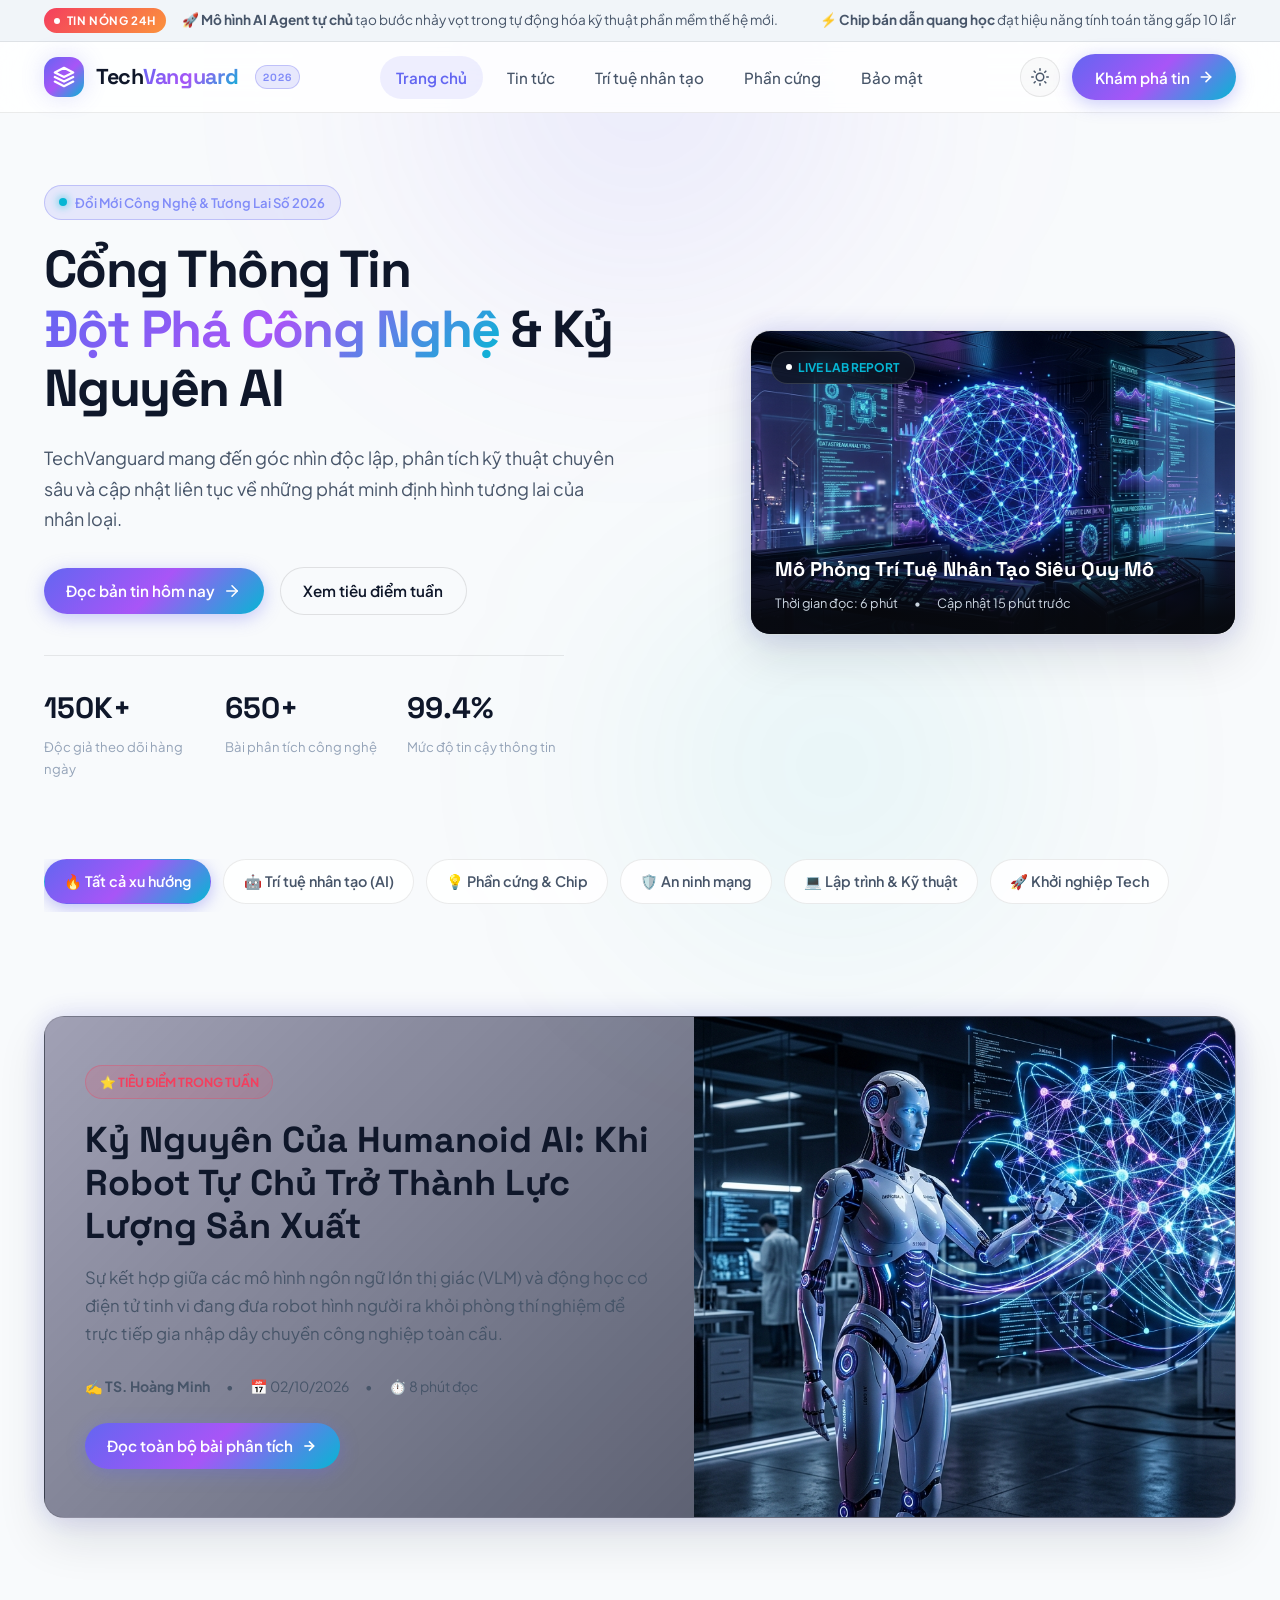
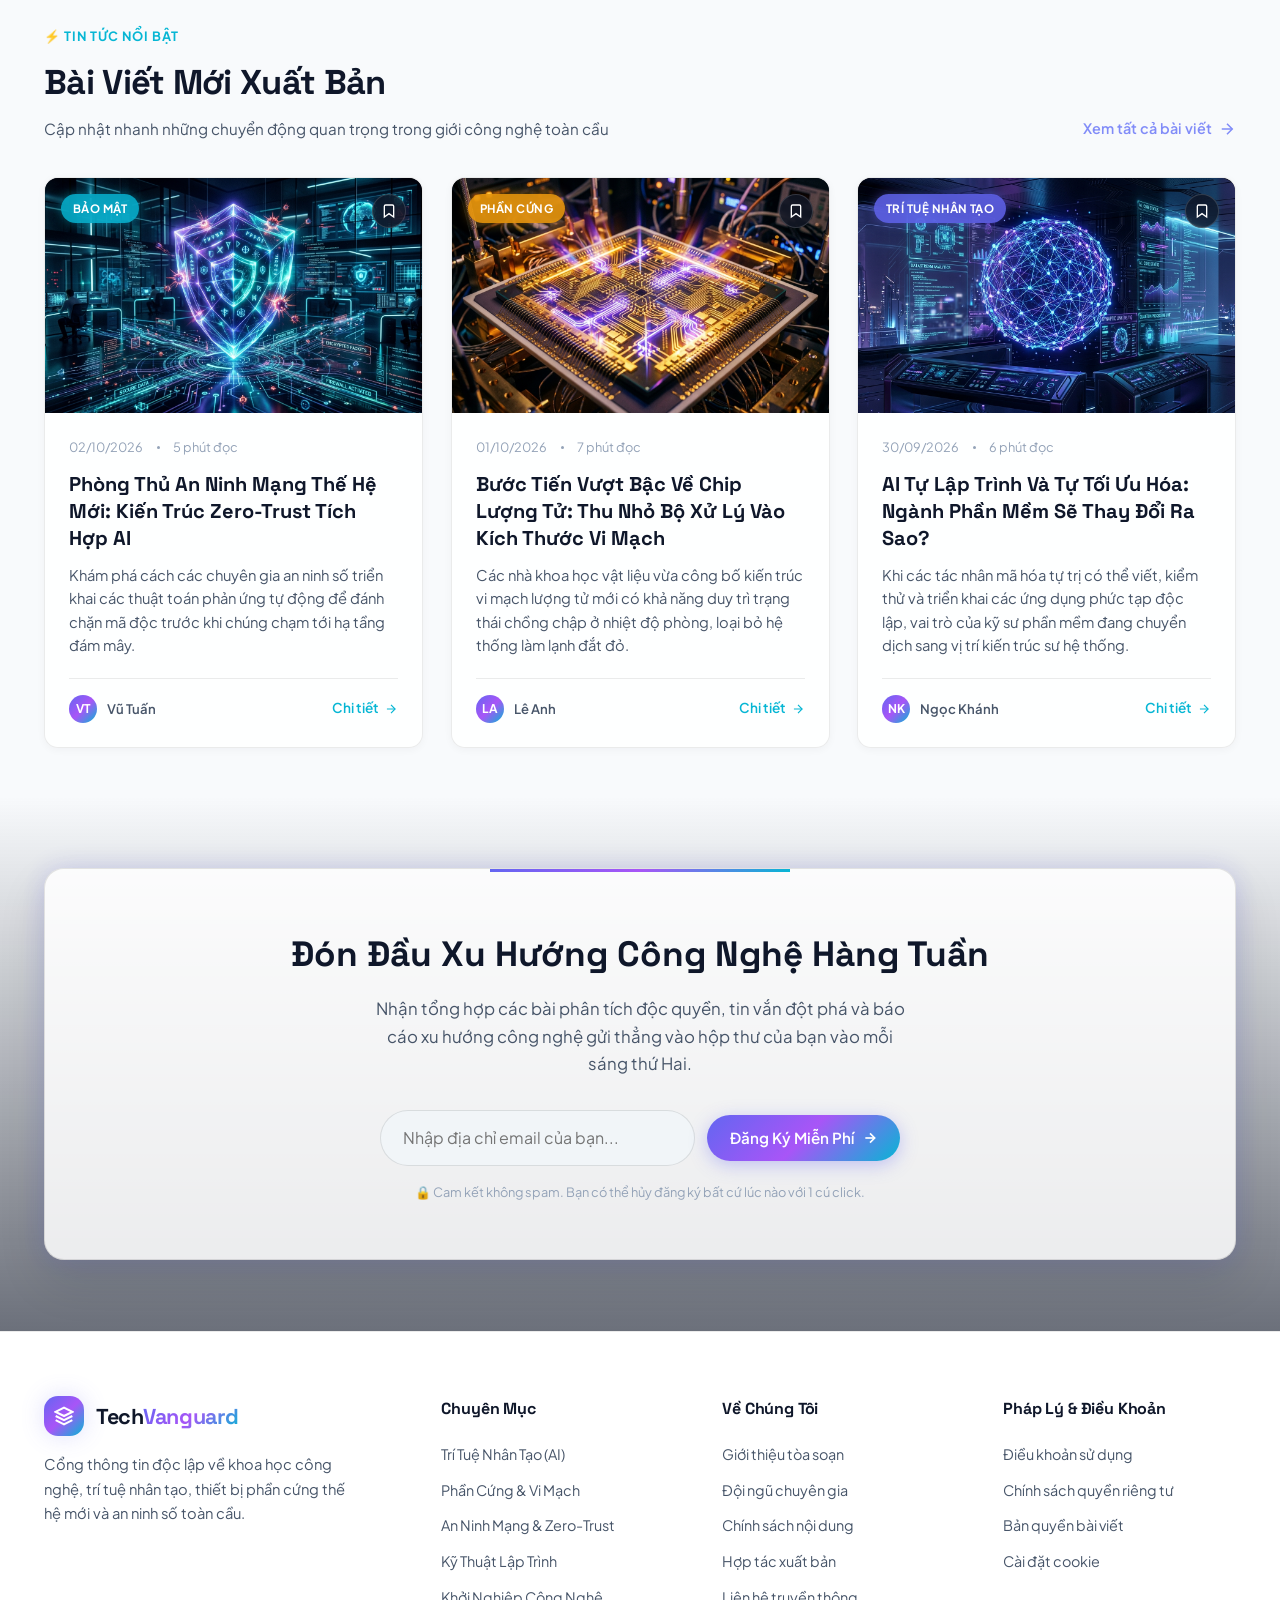
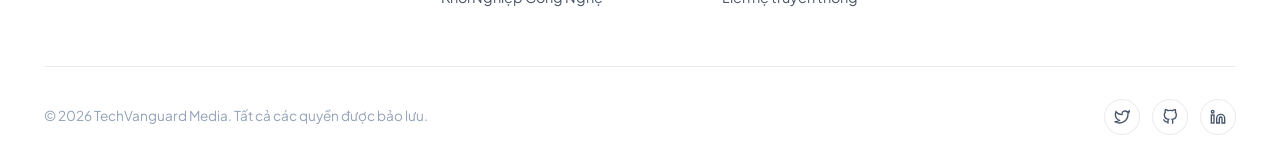
<file: index.html>
<!DOCTYPE html>
<html lang="vi" data-theme="dark">
<head>
  <meta charset="UTF-8">
  <meta name="viewport" content="width=device-width, initial-scale=1.0">
  <title>TechVanguard - Khám Phá Trí Tuệ Nhân Tạo & Tương Lai Công Nghệ</title>
  <meta name="description" content="Tạp chí công nghệ hàng đầu cập nhật tin tức về Trí tuệ nhân tạo (AI), chip bán dẫn thế hệ mới, an ninh mạng và xu hướng số toàn cầu.">
  <meta name="keywords" content="công nghệ, tin tức AI, bán dẫn, an ninh mạng, tech magazine, techvanguard">
  <meta name="author" content="TechVanguard">
  <link rel="canonical" href="index.html">

  <!-- OpenGraph / Social Metadata -->
  <meta property="og:type" content="website">
  <meta property="og:title" content="TechVanguard - Khám Phá Trí Tuệ Nhân Tạo & Tương Lai Công Nghệ">
  <meta property="og:description" content="Đọc các bài viết phân tích chuyên sâu về đột phá công nghệ, AI Agent và phần cứng máy tính lượng tử.">
  <meta property="og:image" content="assets/images/hero.jpg">

  <!-- Preconnect for Google Fonts -->
  <link rel="preconnect" href="https://fonts.googleapis.com">
  <link rel="preconnect" href="https://fonts.gstatic.com" crossorigin>
  <link href="https://fonts.googleapis.com/css2?family=Plus+Jakarta+Sans:wght@300;400;500;600;700;800&family=Space+Grotesk:wght@600;700;800&display=swap" rel="stylesheet">

  <!-- Stylesheet -->
  <link rel="stylesheet" href="css/style.css">
</head>
<body>
  <!-- Reading Progress Bar -->
  <div class="reading-progress-bar" id="readingProgressBar" aria-hidden="true"></div>

  <!-- Accessibility Skip Link -->
  <a href="#mainContent" class="skip-to-content">Bỏ qua đến nội dung chính</a>

  <!-- Top Breaking News Ticker -->
  <div class="ticker-bar" aria-label="Tin mới cập nhật">
    <div class="container">
      <div class="ticker-inner">
        <span class="ticker-badge">
          <span class="ticker-pulse"></span>
          TIN NÓNG 24H
        </span>
        <div class="ticker-track">
          <div class="ticker-content">
            <span class="ticker-item">🚀 <strong>Mô hình AI Agent tự chủ</strong> tạo bước nhảy vọt trong tự động hóa kỹ thuật phần mềm thế hệ mới.</span>
            <span class="ticker-item">⚡ <strong>Chip bán dẫn quang học</strong> đạt hiệu năng tính toán tăng gấp 10 lần với mức tiêu thụ điện giảm 40%.</span>
            <span class="ticker-item">🛡️ <strong>Hệ thống phòng thủ Zero-Trust AI</strong> phát hiện và vô hiệu hóa cuộc tấn công mạng quy mô lớn trong 18 mili-giây.</span>
            <span class="ticker-item">🌐 <strong>Điện toán lượng tử 2026</strong> mở ra cánh cửa giải mã những thuật toán phức tạp nhất lịch sử.</span>
          </div>
        </div>
      </div>
    </div>
  </div>

  <!-- Site Header & Navigation -->
  <header class="site-header" id="siteHeader">
    <div class="container">
      <div class="nav-wrapper">
        <!-- Brand Logo -->
        <a href="index.html" class="brand-logo" id="headerBrandLogo" aria-label="Trang chủ TechVanguard">
          <div class="brand-icon-wrapper">
            <svg width="22" height="22" viewBox="0 0 24 24" fill="none" stroke="currentColor" stroke-width="2.5" stroke-linecap="round" stroke-linejoin="round">
              <polygon points="12 2 2 7 12 12 22 7 12 2"></polygon>
              <polyline points="2 17 12 22 22 17"></polyline>
              <polyline points="2 12 12 17 22 12"></polyline>
            </svg>
          </div>
          <span>Tech<span class="brand-text">Vanguard</span></span>
          <span class="brand-badge">2026</span>
        </a>

        <!-- Desktop Navigation Menu -->
        <nav class="nav-menu" id="navMenu" aria-label="Điều hướng chính">
          <a href="index.html" class="nav-link active">Trang chủ</a>
          <a href="news.html" class="nav-link">Tin tức</a>
          <a href="news.html?cat=ai" class="nav-link">Trí tuệ nhân tạo</a>
          <a href="news.html?cat=hardware" class="nav-link">Phần cứng</a>
          <a href="news.html?cat=cyber" class="nav-link">Bảo mật</a>
        </nav>

        <!-- Header Actions -->
        <div class="nav-actions">
          <!-- Theme Switcher -->
          <button class="theme-toggle" id="themeToggleBtn" aria-label="Chuyển đổi giao diện sáng/tối" title="Chuyển đổi giao diện">
            <!-- Moon icon for dark theme -->
            <svg class="theme-icon-dark" width="18" height="18" viewBox="0 0 24 24" fill="none" stroke="currentColor" stroke-width="2" stroke-linecap="round" stroke-linejoin="round">
              <path d="M21 12.79A9 9 0 1 1 11.21 3 7 7 0 0 0 21 12.79z"></path>
            </svg>
            <!-- Sun icon for light theme -->
            <svg class="theme-icon-light" width="18" height="18" viewBox="0 0 24 24" fill="none" stroke="currentColor" stroke-width="2" stroke-linecap="round" stroke-linejoin="round">
              <circle cx="12" cy="12" r="5"></circle>
              <line x1="12" y1="1" x2="12" y2="3"></line>
              <line x1="12" y1="21" x2="12" y2="23"></line>
              <line x1="4.22" y1="4.22" x2="5.64" y2="5.64"></line>
              <line x1="18.36" y1="18.36" x2="19.78" y2="19.78"></line>
              <line x1="1" y1="12" x2="3" y2="12"></line>
              <line x1="21" y1="12" x2="23" y2="12"></line>
              <line x1="4.22" y1="19.78" x2="5.64" y2="18.36"></line>
              <line x1="18.36" y1="5.64" x2="19.78" y2="4.22"></line>
            </svg>
          </button>

          <!-- Call to Action -->
          <a href="news.html" class="btn-primary" id="btnExploreNews">
            <span>Khám phá tin</span>
            <svg width="16" height="16" viewBox="0 0 24 24" fill="none" stroke="currentColor" stroke-width="2.5" stroke-linecap="round" stroke-linejoin="round">
              <line x1="5" y1="12" x2="19" y2="12"></line>
              <polyline points="12 5 19 12 12 19"></polyline>
            </svg>
          </a>

          <!-- Mobile Hamburger Toggle -->
          <button class="mobile-toggle" id="mobileToggle" aria-label="Mở menu" aria-expanded="false">
            <span></span>
            <span></span>
            <span></span>
          </button>
        </div>
      </div>
    </div>
  </header>

  <!-- Main Content -->
  <main id="mainContent">
    <!-- Hero Section -->
    <section class="hero-section" aria-labelledby="heroTitle">
      <div class="container">
        <div class="hero-grid">
          <!-- Text Content -->
          <div class="hero-content reveal">
            <div class="hero-pill">
              <span class="hero-pill-dot"></span>
              Đổi Mới Công Nghệ & Tương Lai Số 2026
            </div>
            <h1 class="hero-title" id="heroTitle">
              Cổng Thông Tin <br>
              <span class="text-gradient">Đột Phá Công Nghệ</span> & Kỷ Nguyên AI
            </h1>
            <p class="hero-desc">
              TechVanguard mang đến góc nhìn độc lập, phân tích kỹ thuật chuyên sâu và cập nhật liên tục về những phát minh định hình tương lai của nhân loại.
            </p>

            <div class="hero-actions">
              <a href="news.html" class="btn-primary" id="heroCtaPrimary">
                <span>Đọc bản tin hôm nay</span>
                <svg width="18" height="18" viewBox="0 0 24 24" fill="none" stroke="currentColor" stroke-width="2" stroke-linecap="round" stroke-linejoin="round">
                  <path d="M5 12h14"></path>
                  <path d="m12 5 7 7-7 7"></path>
                </svg>
              </a>
              <a href="#featuredSection" class="btn-secondary" id="heroCtaSecondary">
                <span>Xem tiêu điểm tuần</span>
              </a>
            </div>

            <!-- Stats -->
            <div class="hero-stats">
              <div class="stat-item">
                <h3>150K+</h3>
                <p>Độc giả theo dõi hàng ngày</p>
              </div>
              <div class="stat-item">
                <h3>650+</h3>
                <p>Bài phân tích công nghệ</p>
              </div>
              <div class="stat-item">
                <h3>99.4%</h3>
                <p>Mức độ tin cậy thông tin</p>
              </div>
            </div>
          </div>

          <!-- Hero Visual Card -->
          <div class="hero-visual reveal">
            <div class="hero-visual-card">
              <div class="hero-image-wrapper">
                <img src="assets/images/hero.jpg" alt="Mô phỏng mạng thần kinh và máy tính lượng tử tương lai" class="hero-image" width="720" height="450" loading="eager" fetchpriority="high">
                <div class="hero-overlay-tag">
                  <span class="ticker-pulse"></span>
                  LIVE LAB REPORT
                </div>
                <div class="hero-overlay-info">
                  <h2 class="hero-overlay-title">Mô Phỏng Trí Tuệ Nhân Tạo Siêu Quy Mô</h2>
                  <div class="hero-overlay-meta">
                    <span>Thời gian đọc: 6 phút</span>
                    <span>•</span>
                    <span>Cập nhật 15 phút trước</span>
                  </div>
                </div>
              </div>
            </div>
          </div>
        </div>
      </div>
    </section>

    <!-- Topics Quick Filter Section -->
    <section class="topics-section" aria-label="Chủ đề quan tâm">
      <div class="container">
        <div class="topics-scroll">
          <a href="news.html" class="topic-chip active">
            <span>🔥 Tất cả xu hướng</span>
          </a>
          <a href="news.html?cat=ai" class="topic-chip">
            <span>🤖 Trí tuệ nhân tạo (AI)</span>
          </a>
          <a href="news.html?cat=hardware" class="topic-chip">
            <span>💡 Phần cứng & Chip</span>
          </a>
          <a href="news.html?cat=cyber" class="topic-chip">
            <span>🛡️ An ninh mạng</span>
          </a>
          <a href="news.html?cat=dev" class="topic-chip">
            <span>💻 Lập trình & Kỹ thuật</span>
          </a>
          <a href="news.html" class="topic-chip">
            <span>🚀 Khởi nghiệp Tech</span>
          </a>
        </div>
      </div>
    </section>

    <!-- Featured Spotlight Article -->
    <section class="spotlight-section" id="featuredSection" aria-labelledby="spotlightHeading">
      <div class="container">
        <div class="spotlight-card reveal">
          <div class="spotlight-content">
            <span class="spotlight-badge">⭐ Tiêu Điểm Trong Tuần</span>
            <h2 class="spotlight-title" id="spotlightHeading">
              Kỷ Nguyên Của Humanoid AI: Khi Robot Tự Chủ Trở Thành Lực Lượng Sản Xuất
            </h2>
            <p class="spotlight-desc">
              Sự kết hợp giữa các mô hình ngôn ngữ lớn thị giác (VLM) và động học cơ điện tử tinh vi đang đưa robot hình người ra khỏi phòng thí nghiệm để trực tiếp gia nhập dây chuyền công nghiệp toàn cầu.
            </p>
            <div style="display: flex; gap: 1rem; align-items: center; margin-bottom: 1.5rem; font-size: 0.88rem; color: var(--text-secondary);">
              <span>✍️ <strong>TS. Hoàng Minh</strong></span>
              <span>•</span>
              <span>📅 02/10/2026</span>
              <span>•</span>
              <span>⏱️ 8 phút đọc</span>
            </div>
            <a href="news.html" class="btn-primary">
              <span>Đọc toàn bộ bài phân tích</span>
              <svg width="16" height="16" viewBox="0 0 24 24" fill="none" stroke="currentColor" stroke-width="2.5">
                <path d="M5 12h14"></path>
                <path d="m12 5 7 7-7 7"></path>
              </svg>
            </a>
          </div>
          <div class="spotlight-image-col">
            <img src="assets/images/news-ai.jpg" alt="Robot hình người thông minh trong phòng thí nghiệm" class="spotlight-image" loading="lazy">
          </div>
        </div>
      </div>
    </section>

    <!-- Latest Articles Grid -->
    <section class="latest-section" style="padding: 3rem 0;" aria-labelledby="latestArticlesHeading">
      <div class="container">
        <div class="section-header reveal">
          <div>
            <span class="section-label">⚡ Tin Tức Nổi Bật</span>
            <h2 class="section-title" id="latestArticlesHeading">Bài Viết Mới Xuất Bản</h2>
            <p class="section-subtitle">Cập nhật nhanh những chuyển động quan trọng trong giới công nghệ toàn cầu</p>
          </div>
          <a href="news.html" class="view-all-link" id="linkViewAllNews">
            <span>Xem tất cả bài viết</span>
            <svg width="18" height="18" viewBox="0 0 24 24" fill="none" stroke="currentColor" stroke-width="2">
              <path d="M5 12h14"></path>
              <path d="m12 5 7 7-7 7"></path>
            </svg>
          </a>
        </div>

        <div class="article-grid">
          <!-- Card 1 -->
          <article class="article-card reveal" data-category="cyber">
            <div class="article-thumb-wrapper">
              <img src="assets/images/news-cyber.jpg" alt="Lá chắn an ninh mạng kỹ thuật số" class="article-thumb" loading="lazy">
              <span class="article-category-badge badge-cyber">Bảo mật</span>
              <button class="bookmark-btn" aria-label="Lưu bài viết" title="Lưu bài">
                <svg width="16" height="16" viewBox="0 0 24 24" fill="none" stroke="currentColor" stroke-width="2">
                  <path d="M19 21l-7-5-7 5V5a2 2 0 0 1 2-2h10a2 2 0 0 1 2 2z"></path>
                </svg>
              </button>
            </div>
            <div class="article-body">
              <div class="article-meta">
                <span>02/10/2026</span>
                <span class="article-meta-divider"></span>
                <span>5 phút đọc</span>
              </div>
              <h3 class="article-title">Phòng Thủ An Ninh Mạng Thế Hệ Mới: Kiến Trúc Zero-Trust Tích Hợp AI</h3>
              <p class="article-excerpt">
                Khám phá cách các chuyên gia an ninh số triển khai các thuật toán phản ứng tự động để đánh chặn mã độc trước khi chúng chạm tới hạ tầng đám mây.
              </p>
              <div class="article-footer">
                <div class="author-chip">
                  <div class="author-avatar">VT</div>
                  <span class="author-name">Vũ Tuấn</span>
                </div>
                <a href="news.html" class="read-more-link">
                  <span>Chi tiết</span>
                  <svg width="14" height="14" viewBox="0 0 24 24" fill="none" stroke="currentColor" stroke-width="2"><path d="M5 12h14"></path><path d="m12 5 7 7-7 7"></path></svg>
                </a>
              </div>
            </div>
          </article>

          <!-- Card 2 -->
          <article class="article-card reveal" data-category="hardware">
            <div class="article-thumb-wrapper">
              <img src="assets/images/news-quantum.jpg" alt="Bộ vi xử lý bán dẫn quang học tương lai" class="article-thumb" loading="lazy">
              <span class="article-category-badge badge-hardware">Phần cứng</span>
              <button class="bookmark-btn" aria-label="Lưu bài viết" title="Lưu bài">
                <svg width="16" height="16" viewBox="0 0 24 24" fill="none" stroke="currentColor" stroke-width="2">
                  <path d="M19 21l-7-5-7 5V5a2 2 0 0 1 2-2h10a2 2 0 0 1 2 2z"></path>
                </svg>
              </button>
            </div>
            <div class="article-body">
              <div class="article-meta">
                <span>01/10/2026</span>
                <span class="article-meta-divider"></span>
                <span>7 phút đọc</span>
              </div>
              <h3 class="article-title">Bước Tiến Vượt Bậc Về Chip Lượng Tử: Thu Nhỏ Bộ Xử Lý Vào Kích Thước Vi Mạch</h3>
              <p class="article-excerpt">
                Các nhà khoa học vật liệu vừa công bố kiến trúc vi mạch lượng tử mới có khả năng duy trì trạng thái chồng chập ở nhiệt độ phòng, loại bỏ hệ thống làm lạnh đắt đỏ.
              </p>
              <div class="article-footer">
                <div class="author-chip">
                  <div class="author-avatar">LA</div>
                  <span class="author-name">Lê Anh</span>
                </div>
                <a href="news.html" class="read-more-link">
                  <span>Chi tiết</span>
                  <svg width="14" height="14" viewBox="0 0 24 24" fill="none" stroke="currentColor" stroke-width="2"><path d="M5 12h14"></path><path d="m12 5 7 7-7 7"></path></svg>
                </a>
              </div>
            </div>
          </article>

          <!-- Card 3 -->
          <article class="article-card reveal" data-category="ai">
            <div class="article-thumb-wrapper">
              <img src="assets/images/hero.jpg" alt="Mạng lưới điện toán thần kinh đa tầng" class="article-thumb" loading="lazy">
              <span class="article-category-badge badge-ai">Trí tuệ nhân tạo</span>
              <button class="bookmark-btn" aria-label="Lưu bài viết" title="Lưu bài">
                <svg width="16" height="16" viewBox="0 0 24 24" fill="none" stroke="currentColor" stroke-width="2">
                  <path d="M19 21l-7-5-7 5V5a2 2 0 0 1 2-2h10a2 2 0 0 1 2 2z"></path>
                </svg>
              </button>
            </div>
            <div class="article-body">
              <div class="article-meta">
                <span>30/09/2026</span>
                <span class="article-meta-divider"></span>
                <span>6 phút đọc</span>
              </div>
              <h3 class="article-title">AI Tự Lập Trình Và Tự Tối Ưu Hóa: Ngành Phần Mềm Sẽ Thay Đổi Ra Sao?</h3>
              <p class="article-excerpt">
                Khi các tác nhân mã hóa tự trị có thể viết, kiểm thử và triển khai các ứng dụng phức tạp độc lập, vai trò của kỹ sư phần mềm đang chuyển dịch sang vị trí kiến trúc sư hệ thống.
              </p>
              <div class="article-footer">
                <div class="author-chip">
                  <div class="author-avatar">NK</div>
                  <span class="author-name">Ngọc Khánh</span>
                </div>
                <a href="news.html" class="read-more-link">
                  <span>Chi tiết</span>
                  <svg width="14" height="14" viewBox="0 0 24 24" fill="none" stroke="currentColor" stroke-width="2"><path d="M5 12h14"></path><path d="m12 5 7 7-7 7"></path></svg>
                </a>
              </div>
            </div>
          </article>
        </div>
      </div>
    </section>

    <!-- Newsletter Subscription Section -->
    <section class="newsletter-section" aria-labelledby="newsletterTitle">
      <div class="container">
        <div class="newsletter-card reveal">
          <h2 class="newsletter-title" id="newsletterTitle">Đón Đầu Xu Hướng Công Nghệ Hàng Tuần</h2>
          <p class="newsletter-subtitle">
            Nhận tổng hợp các bài phân tích độc quyền, tin vắn đột phá và báo cáo xu hướng công nghệ gửi thẳng vào hộp thư của bạn vào mỗi sáng thứ Hai.
          </p>
          <form class="newsletter-form" id="homeNewsletterForm">
            <label for="newsletterEmailInput" class="visually-hidden" style="position: absolute; width: 1px; height: 1px; overflow: hidden; clip: rect(0,0,0,0);">Email nhận bản tin</label>
            <input type="email" id="newsletterEmailInput" class="newsletter-input" placeholder="Nhập địa chỉ email của bạn..." required>
            <button type="submit" class="btn-primary" id="btnSubscribeNewsletter">
              <span>Đăng Ký Miễn Phí</span>
              <svg width="16" height="16" viewBox="0 0 24 24" fill="none" stroke="currentColor" stroke-width="2.5"><path d="M5 12h14"></path><path d="m12 5 7 7-7 7"></path></svg>
            </button>
          </form>
          <p style="font-size: 0.8rem; color: var(--text-muted); margin-top: 1rem;">
            🔒 Cam kết không spam. Bạn có thể hủy đăng ký bất cứ lúc nào với 1 cú click.
          </p>
        </div>
      </div>
    </section>
  </main>

  <!-- Site Footer -->
  <footer class="site-footer">
    <div class="container">
      <div class="footer-grid">
        <div class="footer-brand">
          <a href="index.html" class="brand-logo">
            <div class="brand-icon-wrapper">
              <svg width="20" height="20" viewBox="0 0 24 24" fill="none" stroke="currentColor" stroke-width="2.5">
                <polygon points="12 2 2 7 12 12 22 7 12 2"></polygon>
                <polyline points="2 17 12 22 22 17"></polyline>
                <polyline points="2 12 12 17 22 12"></polyline>
              </svg>
            </div>
            <span>Tech<span class="brand-text">Vanguard</span></span>
          </a>
          <p>
            Cổng thông tin độc lập về khoa học công nghệ, trí tuệ nhân tạo, thiết bị phần cứng thế hệ mới và an ninh số toàn cầu.
          </p>
        </div>

        <div>
          <h4 class="footer-title">Chuyên Mục</h4>
          <div class="footer-links">
            <a href="news.html?cat=ai">Trí Tuệ Nhân Tạo (AI)</a>
            <a href="news.html?cat=hardware">Phần Cứng & Vi Mạch</a>
            <a href="news.html?cat=cyber">An Ninh Mạng & Zero-Trust</a>
            <a href="news.html?cat=dev">Kỹ Thuật Lập Trình</a>
            <a href="news.html">Khởi Nghiệp Công Nghệ</a>
          </div>
        </div>

        <div>
          <h4 class="footer-title">Về Chúng Tôi</h4>
          <div class="footer-links">
            <a href="#">Giới thiệu tòa soạn</a>
            <a href="#">Đội ngũ chuyên gia</a>
            <a href="#">Chính sách nội dung</a>
            <a href="#">Hợp tác xuất bản</a>
            <a href="#">Liên hệ truyền thông</a>
          </div>
        </div>

        <div>
          <h4 class="footer-title">Pháp Lý & Điều Khoản</h4>
          <div class="footer-links">
            <a href="#">Điều khoản sử dụng</a>
            <a href="#">Chính sách quyền riêng tư</a>
            <a href="#">Bản quyền bài viết</a>
            <a href="#">Cài đặt cookie</a>
          </div>
        </div>
      </div>

      <div class="footer-bottom">
        <p>© 2026 TechVanguard Media. Tất cả các quyền được bảo lưu.</p>
        <div class="social-links">
          <a href="#" class="social-btn" aria-label="Theo dõi trên Twitter / X">
            <svg width="16" height="16" viewBox="0 0 24 24" fill="none" stroke="currentColor" stroke-width="2"><path d="M23 3a10.9 10.9 0 0 1-3.14 1.53 4.48 4.48 0 0 0-7.86 3v1A10.66 10.66 0 0 1 3 4s-4 9 5 13a11.64 11.64 0 0 1-7 2c9 5 20 0 20-11.5a4.5 4.5 0 0 0-.08-.83A7.72 7.72 0 0 0 23 3z"></path></svg>
          </a>
          <a href="#" class="social-btn" aria-label="Theo dõi trên GitHub">
            <svg width="16" height="16" viewBox="0 0 24 24" fill="none" stroke="currentColor" stroke-width="2"><path d="M9 19c-5 1.5-5-2.5-7-3m14 6v-3.87a3.37 3.37 0 0 0-.94-2.61c3.14-.35 6.44-1.54 6.44-7A5.44 5.44 0 0 0 20 4.77 5.07 5.07 0 0 0 19.91 1S18.73.65 16 2.48a13.38 13.38 0 0 0-7 0C6.27.65 5.09 1 5.09 1A5.07 5.07 0 0 0 5 4.77a5.44 5.44 0 0 0-1.5 3.78c0 5.42 3.3 6.61 6.44 7A3.37 3.37 0 0 0 9 18.13V22"></path></svg>
          </a>
          <a href="#" class="social-btn" aria-label="Theo dõi trên LinkedIn">
            <svg width="16" height="16" viewBox="0 0 24 24" fill="none" stroke="currentColor" stroke-width="2"><path d="M16 8a6 6 0 0 1 6 6v7h-4v-7a2 2 0 0 0-2-2 2 2 0 0 0-2 2v7h-4v-7a6 6 0 0 1 6-6z"></path><rect x="2" y="9" width="4" height="12"></rect><circle cx="4" cy="4" r="2"></circle></svg>
          </a>
        </div>
      </div>
    </div>
  </footer>

  <!-- Floating Back to Top Button -->
  <button class="back-to-top" id="backToTopBtn" aria-label="Lên đầu trang" title="Về đầu trang">
    <svg width="20" height="20" viewBox="0 0 24 24" fill="none" stroke="currentColor" stroke-width="2.5" stroke-linecap="round" stroke-linejoin="round">
      <polyline points="18 15 12 9 6 15"></polyline>
    </svg>
  </button>

  <!-- Main JavaScript Logic -->
  <script src="js/main.js" defer></script>
</body>
</html>
</file>
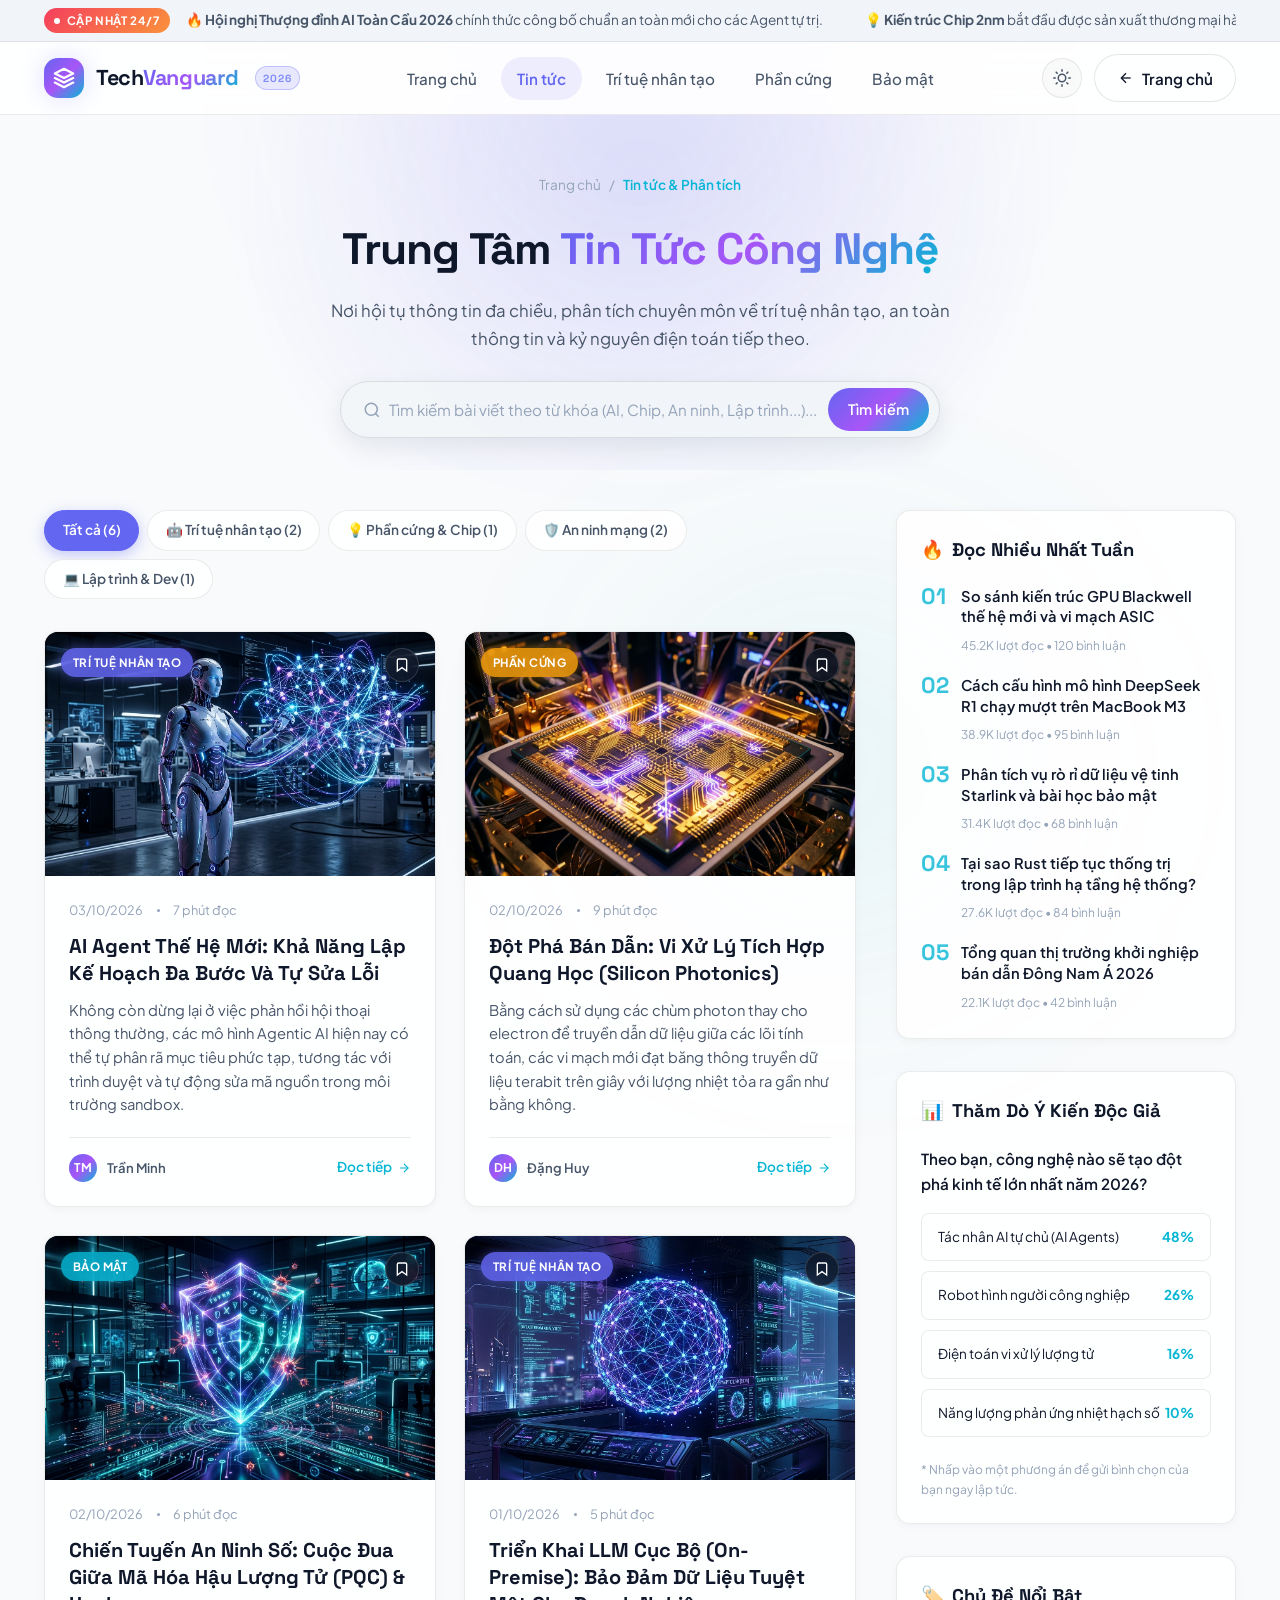
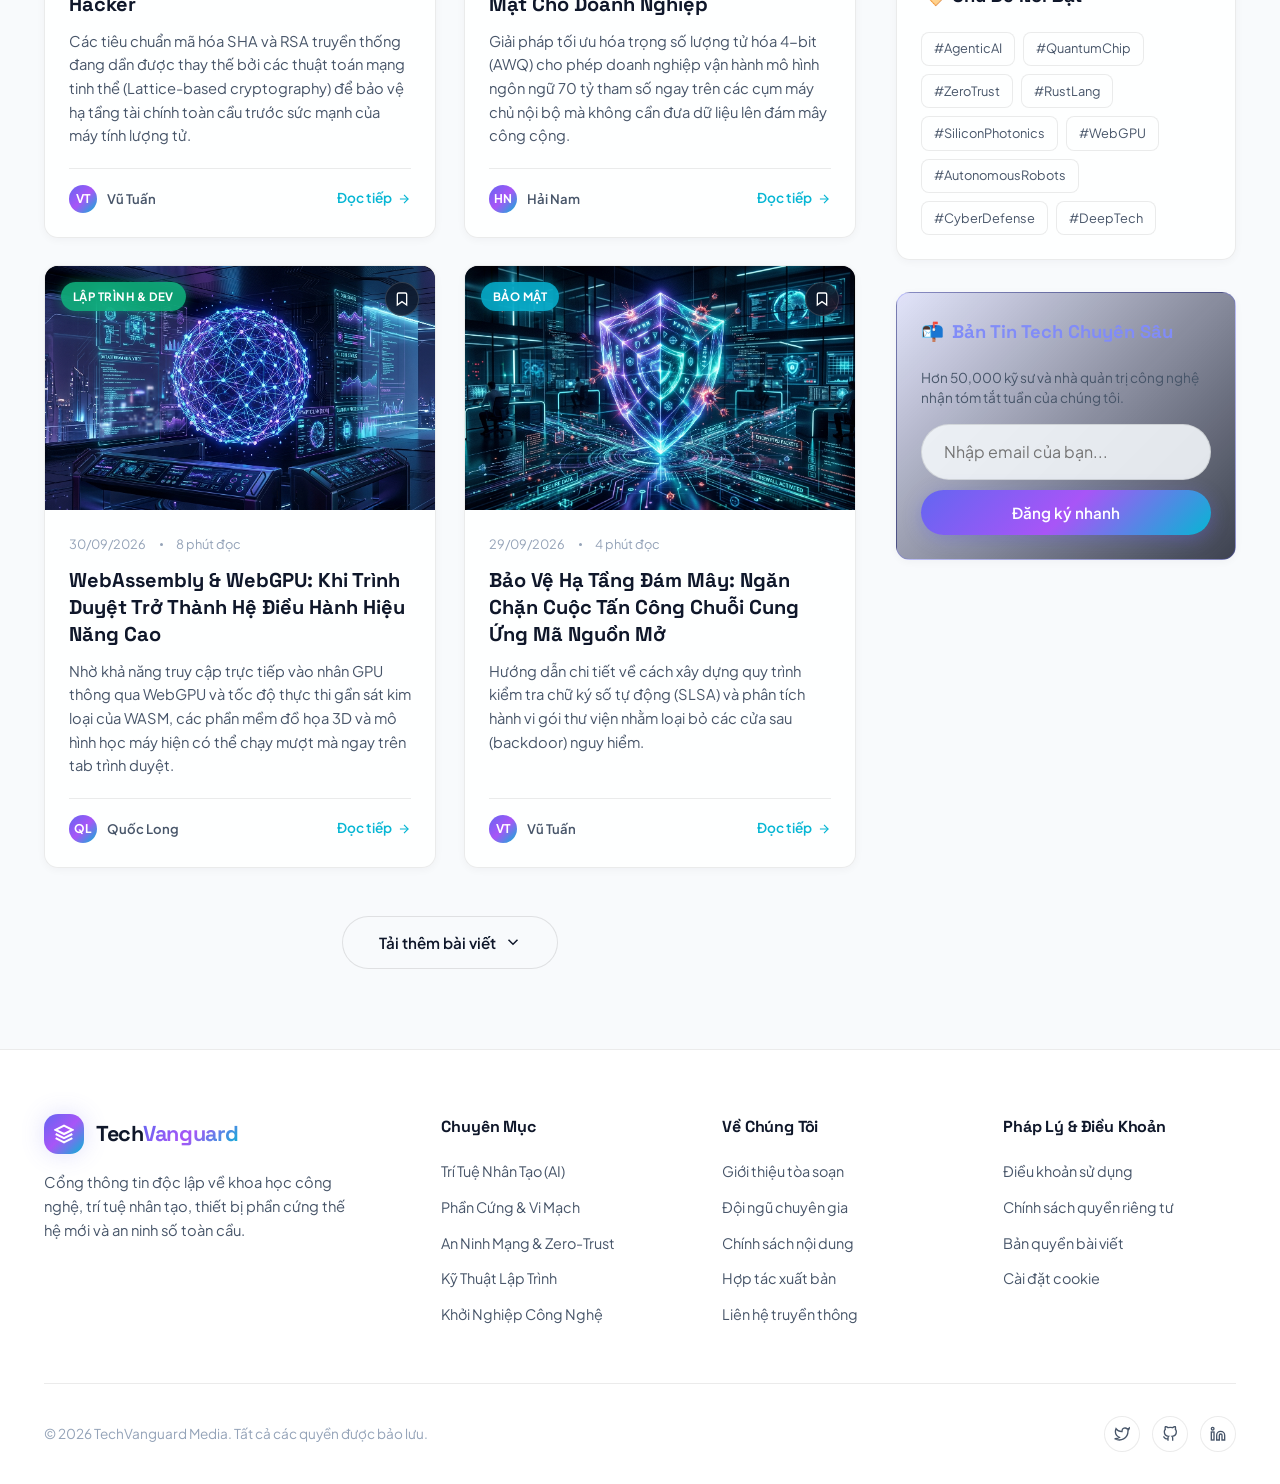
<file: news.html>
<!DOCTYPE html>
<html lang="vi" data-theme="dark">
<head>
  <meta charset="UTF-8">
  <meta name="viewport" content="width=device-width, initial-scale=1.0">
  <title>Tin Tức Công Nghệ & Phân Tích Chuyên Sâu - TechVanguard</title>
  <meta name="description" content="Trung tâm tin tức công nghệ cập nhật liên tục: Trí tuệ nhân tạo, thiết bị vi xử lý lượng tử, phòng thủ an ninh mạng và kỹ thuật phần mềm tiên tiến.">
  <meta name="keywords" content="tin tức công nghệ, tin AI, chip lượng tử, an ninh mạng, tin tức techvanguard">
  <meta name="author" content="TechVanguard">
  <link rel="canonical" href="news.html">

  <!-- OpenGraph / Social Metadata -->
  <meta property="og:type" content="article">
  <meta property="og:title" content="Tin Tức Công Nghệ & Phân Tích Chuyên Sâu - TechVanguard">
  <meta property="og:description" content="Đọc ngay những bài phân tích và đánh giá công nghệ mới nhất từ các chuyên gia.">
  <meta property="og:image" content="assets/images/news-ai.jpg">

  <!-- Preconnect for Google Fonts -->
  <link rel="preconnect" href="https://fonts.googleapis.com">
  <link rel="preconnect" href="https://fonts.gstatic.com" crossorigin>
  <link href="https://fonts.googleapis.com/css2?family=Plus+Jakarta+Sans:wght@300;400;500;600;700;800&family=Space+Grotesk:wght@600;700;800&display=swap" rel="stylesheet">

  <!-- Stylesheet -->
  <link rel="stylesheet" href="css/style.css">
</head>
<body>
  <!-- Reading Progress Bar -->
  <div class="reading-progress-bar" id="readingProgressBar" aria-hidden="true"></div>

  <!-- Accessibility Skip Link -->
  <a href="#newsMainContent" class="skip-to-content">Bỏ qua đến nội dung tin tức</a>

  <!-- Top Breaking News Ticker -->
  <div class="ticker-bar" aria-label="Tin mới cập nhật">
    <div class="container">
      <div class="ticker-inner">
        <span class="ticker-badge">
          <span class="ticker-pulse"></span>
          CẬP NHẬT 24/7
        </span>
        <div class="ticker-track">
          <div class="ticker-content">
            <span class="ticker-item">🔥 <strong>Hội nghị Thượng đỉnh AI Toàn Cầu 2026</strong> chính thức công bố chuẩn an toàn mới cho các Agent tự trị.</span>
            <span class="ticker-item">💡 <strong>Kiến trúc Chip 2nm</strong> bắt đầu được sản xuất thương mại hàng loạt từ quý 4.</span>
            <span class="ticker-item">🚀 <strong>Khởi nghiệp DeepTech Việt Nam</strong> gọi vốn thành công 35 triệu USD phát triển thị giác máy tính công nghiệp.</span>
            <span class="ticker-item">⚡ <strong>Mạng 6G thử nghiệm</strong> đạt tốc độ truyền dữ liệu 100 Gbps trong môi trường đô thị.</span>
          </div>
        </div>
      </div>
    </div>
  </div>

  <!-- Site Header & Navigation -->
  <header class="site-header" id="siteHeader">
    <div class="container">
      <div class="nav-wrapper">
        <!-- Brand Logo -->
        <a href="index.html" class="brand-logo" id="newsBrandLogo" aria-label="Trang chủ TechVanguard">
          <div class="brand-icon-wrapper">
            <svg width="22" height="22" viewBox="0 0 24 24" fill="none" stroke="currentColor" stroke-width="2.5" stroke-linecap="round" stroke-linejoin="round">
              <polygon points="12 2 2 7 12 12 22 7 12 2"></polygon>
              <polyline points="2 17 12 22 22 17"></polyline>
              <polyline points="2 12 12 17 22 12"></polyline>
            </svg>
          </div>
          <span>Tech<span class="brand-text">Vanguard</span></span>
          <span class="brand-badge">2026</span>
        </a>

        <!-- Main Navigation Links -->
        <nav class="nav-menu" id="navMenu" aria-label="Điều hướng chính">
          <a href="index.html" class="nav-link">Trang chủ</a>
          <a href="news.html" class="nav-link active">Tin tức</a>
          <a href="news.html?cat=ai" class="nav-link">Trí tuệ nhân tạo</a>
          <a href="news.html?cat=hardware" class="nav-link">Phần cứng</a>
          <a href="news.html?cat=cyber" class="nav-link">Bảo mật</a>
        </nav>

        <!-- Header Actions -->
        <div class="nav-actions">
          <!-- Theme Switcher -->
          <button class="theme-toggle" id="themeToggleBtn" aria-label="Chuyển đổi giao diện sáng/tối" title="Chuyển đổi giao diện">
            <!-- Moon icon for dark theme -->
            <svg class="theme-icon-dark" width="18" height="18" viewBox="0 0 24 24" fill="none" stroke="currentColor" stroke-width="2" stroke-linecap="round" stroke-linejoin="round">
              <path d="M21 12.79A9 9 0 1 1 11.21 3 7 7 0 0 0 21 12.79z"></path>
            </svg>
            <!-- Sun icon for light theme -->
            <svg class="theme-icon-light" width="18" height="18" viewBox="0 0 24 24" fill="none" stroke="currentColor" stroke-width="2" stroke-linecap="round" stroke-linejoin="round">
              <circle cx="12" cy="12" r="5"></circle>
              <line x1="12" y1="1" x2="12" y2="3"></line>
              <line x1="12" y1="21" x2="12" y2="23"></line>
              <line x1="4.22" y1="4.22" x2="5.64" y2="5.64"></line>
              <line x1="18.36" y1="18.36" x2="19.78" y2="19.78"></line>
              <line x1="1" y1="12" x2="3" y2="12"></line>
              <line x1="21" y1="12" x2="23" y2="12"></line>
              <line x1="4.22" y1="19.78" x2="5.64" y2="18.36"></line>
              <line x1="18.36" y1="5.64" x2="19.78" y2="4.22"></line>
            </svg>
          </button>

          <!-- Back to Home Button -->
          <a href="index.html" class="btn-secondary" id="btnBackHome">
            <svg width="16" height="16" viewBox="0 0 24 24" fill="none" stroke="currentColor" stroke-width="2">
              <line x1="19" y1="12" x2="5" y2="12"></line>
              <polyline points="12 19 5 12 12 5"></polyline>
            </svg>
            <span>Trang chủ</span>
          </a>

          <!-- Mobile Hamburger Toggle -->
          <button class="mobile-toggle" id="mobileToggle" aria-label="Mở menu" aria-expanded="false">
            <span></span>
            <span></span>
            <span></span>
          </button>
        </div>
      </div>
    </div>
  </header>

  <!-- News Page Main Content -->
  <main id="newsMainContent">
    <!-- News Hero & Search Header -->
    <section class="news-hero">
      <div class="container">
        <nav class="breadcrumb" aria-label="Đường dẫn trang">
          <a href="index.html">Trang chủ</a>
          <span>/</span>
          <span style="color: var(--color-cyan); font-weight: 600;">Tin tức & Phân tích</span>
        </nav>
        <h1 class="section-title" style="font-size: 2.75rem; margin-bottom: 0.75rem;">
          Trung Tâm <span class="text-gradient">Tin Tức Công Nghệ</span>
        </h1>
        <p class="section-subtitle" style="font-size: 1.05rem; max-width: 620px; margin: 0 auto;">
          Nơi hội tụ thông tin đa chiều, phân tích chuyên môn về trí tuệ nhân tạo, an toàn thông tin và kỷ nguyên điện toán tiếp theo.
        </p>

        <!-- Live Search Box -->
        <div class="news-search-bar">
          <div class="search-input-wrapper">
            <svg width="18" height="18" viewBox="0 0 24 24" fill="none" stroke="var(--text-muted)" stroke-width="2" style="margin-right: 0.5rem;">
              <circle cx="11" cy="11" r="8"></circle>
              <line x1="21" y1="21" x2="16.65" y2="16.65"></line>
            </svg>
            <input type="text" id="newsSearchInput" class="search-input" placeholder="Tìm kiếm bài viết theo từ khóa (AI, Chip, An ninh, Lập trình...)..." aria-label="Tìm kiếm tin tức">
            <button type="button" class="search-btn" id="btnFilterSearch">Tìm kiếm</button>
          </div>
        </div>
      </div>
    </section>

    <!-- News Content Section with Two Columns -->
    <section class="container">
      <div class="news-layout">
        <!-- Main Column (Filter Tabs + Articles) -->
        <div class="news-main-col">
          <!-- Interactive Category Tabs -->
          <div class="news-filter-tabs" role="tablist" aria-label="Lọc theo chuyên mục">
            <button class="filter-tab active" data-category="all" role="tab" aria-selected="true">
              Tất cả (6)
            </button>
            <button class="filter-tab" data-category="ai" role="tab" aria-selected="false">
              🤖 Trí tuệ nhân tạo (2)
            </button>
            <button class="filter-tab" data-category="hardware" role="tab" aria-selected="false">
              💡 Phần cứng & Chip (1)
            </button>
            <button class="filter-tab" data-category="cyber" role="tab" aria-selected="false">
              🛡️ An ninh mạng (2)
            </button>
            <button class="filter-tab" data-category="dev" role="tab" aria-selected="false">
              💻 Lập trình & Dev (1)
            </button>
          </div>

          <!-- Dynamic Articles Grid -->
          <div class="article-grid" id="newsArticleGrid">
            <!-- Article 1: AI Agent -->
            <article class="article-card" data-category="ai">
              <div class="article-thumb-wrapper">
                <img src="assets/images/news-ai.jpg" alt="Robot hình người và tác nhân trí tuệ nhân tạo tự trị" class="article-thumb" loading="lazy">
                <span class="article-category-badge badge-ai">Trí tuệ nhân tạo</span>
                <button class="bookmark-btn" aria-label="Lưu bài viết" title="Lưu bài">
                  <svg width="16" height="16" viewBox="0 0 24 24" fill="none" stroke="currentColor" stroke-width="2">
                    <path d="M19 21l-7-5-7 5V5a2 2 0 0 1 2-2h10a2 2 0 0 1 2 2z"></path>
                  </svg>
                </button>
              </div>
              <div class="article-body">
                <div class="article-meta">
                  <span>03/10/2026</span>
                  <span class="article-meta-divider"></span>
                  <span>7 phút đọc</span>
                </div>
                <h2 class="article-title">AI Agent Thế Hệ Mới: Khả Năng Lập Kế Hoạch Đa Bước Và Tự Sửa Lỗi</h2>
                <p class="article-excerpt">
                  Không còn dừng lại ở việc phản hồi hội thoại thông thường, các mô hình Agentic AI hiện nay có thể tự phân rã mục tiêu phức tạp, tương tác với trình duyệt và tự động sửa mã nguồn trong môi trường sandbox.
                </p>
                <div class="article-footer">
                  <div class="author-chip">
                    <div class="author-avatar">TM</div>
                    <span class="author-name">Trần Minh</span>
                  </div>
                  <a href="#" class="read-more-link">
                    <span>Đọc tiếp</span>
                    <svg width="14" height="14" viewBox="0 0 24 24" fill="none" stroke="currentColor" stroke-width="2"><path d="M5 12h14"></path><path d="m12 5 7 7-7 7"></path></svg>
                  </a>
                </div>
              </div>
            </article>

            <!-- Article 2: Hardware Quantum Chip -->
            <article class="article-card" data-category="hardware">
              <div class="article-thumb-wrapper">
                <img src="assets/images/news-quantum.jpg" alt="Vi xử lý lượng tử và mạch quang học tiên tiến" class="article-thumb" loading="lazy">
                <span class="article-category-badge badge-hardware">Phần cứng</span>
                <button class="bookmark-btn" aria-label="Lưu bài viết" title="Lưu bài">
                  <svg width="16" height="16" viewBox="0 0 24 24" fill="none" stroke="currentColor" stroke-width="2">
                    <path d="M19 21l-7-5-7 5V5a2 2 0 0 1 2-2h10a2 2 0 0 1 2 2z"></path>
                  </svg>
                </button>
              </div>
              <div class="article-body">
                <div class="article-meta">
                  <span>02/10/2026</span>
                  <span class="article-meta-divider"></span>
                  <span>9 phút đọc</span>
                </div>
                <h2 class="article-title">Đột Phá Bán Dẫn: Vi Xử Lý Tích Hợp Quang Học (Silicon Photonics)</h2>
                <p class="article-excerpt">
                  Bằng cách sử dụng các chùm photon thay cho electron để truyền dẫn dữ liệu giữa các lõi tính toán, các vi mạch mới đạt băng thông truyền dữ liệu terabit trên giây với lượng nhiệt tỏa ra gần như bằng không.
                </p>
                <div class="article-footer">
                  <div class="author-chip">
                    <div class="author-avatar">DH</div>
                    <span class="author-name">Đặng Huy</span>
                  </div>
                  <a href="#" class="read-more-link">
                    <span>Đọc tiếp</span>
                    <svg width="14" height="14" viewBox="0 0 24 24" fill="none" stroke="currentColor" stroke-width="2"><path d="M5 12h14"></path><path d="m12 5 7 7-7 7"></path></svg>
                  </a>
                </div>
              </div>
            </article>

            <!-- Article 3: Cybersecurity -->
            <article class="article-card" data-category="cyber">
              <div class="article-thumb-wrapper">
                <img src="assets/images/news-cyber.jpg" alt="Lá chắn phòng thủ mạng dữ liệu" class="article-thumb" loading="lazy">
                <span class="article-category-badge badge-cyber">Bảo mật</span>
                <button class="bookmark-btn" aria-label="Lưu bài viết" title="Lưu bài">
                  <svg width="16" height="16" viewBox="0 0 24 24" fill="none" stroke="currentColor" stroke-width="2">
                    <path d="M19 21l-7-5-7 5V5a2 2 0 0 1 2-2h10a2 2 0 0 1 2 2z"></path>
                  </svg>
                </button>
              </div>
              <div class="article-body">
                <div class="article-meta">
                  <span>02/10/2026</span>
                  <span class="article-meta-divider"></span>
                  <span>6 phút đọc</span>
                </div>
                <h2 class="article-title">Chiến Tuyến An Ninh Số: Cuộc Đua Giữa Mã Hóa Hậu Lượng Tử (PQC) & Hacker</h2>
                <p class="article-excerpt">
                  Các tiêu chuẩn mã hóa SHA và RSA truyền thống đang dần được thay thế bởi các thuật toán mạng tinh thể (Lattice-based cryptography) để bảo vệ hạ tầng tài chính toàn cầu trước sức mạnh của máy tính lượng tử.
                </p>
                <div class="article-footer">
                  <div class="author-chip">
                    <div class="author-avatar">VT</div>
                    <span class="author-name">Vũ Tuấn</span>
                  </div>
                  <a href="#" class="read-more-link">
                    <span>Đọc tiếp</span>
                    <svg width="14" height="14" viewBox="0 0 24 24" fill="none" stroke="currentColor" stroke-width="2"><path d="M5 12h14"></path><path d="m12 5 7 7-7 7"></path></svg>
                  </a>
                </div>
              </div>
            </article>

            <!-- Article 4: AI in Enterprise -->
            <article class="article-card" data-category="ai">
              <div class="article-thumb-wrapper">
                <img src="assets/images/hero.jpg" alt="Mạng lưới điện toán đám mây và trí tuệ doanh nghiệp" class="article-thumb" loading="lazy">
                <span class="article-category-badge badge-ai">Trí tuệ nhân tạo</span>
                <button class="bookmark-btn" aria-label="Lưu bài viết" title="Lưu bài">
                  <svg width="16" height="16" viewBox="0 0 24 24" fill="none" stroke="currentColor" stroke-width="2">
                    <path d="M19 21l-7-5-7 5V5a2 2 0 0 1 2-2h10a2 2 0 0 1 2 2z"></path>
                  </svg>
                </button>
              </div>
              <div class="article-body">
                <div class="article-meta">
                  <span>01/10/2026</span>
                  <span class="article-meta-divider"></span>
                  <span>5 phút đọc</span>
                </div>
                <h2 class="article-title">Triển Khai LLM Cục Bộ (On-Premise): Bảo Đảm Dữ Liệu Tuyệt Mật Cho Doanh Nghiệp</h2>
                <p class="article-excerpt">
                  Giải pháp tối ưu hóa trọng số lượng tử hóa 4-bit (AWQ) cho phép doanh nghiệp vận hành mô hình ngôn ngữ 70 tỷ tham số ngay trên các cụm máy chủ nội bộ mà không cần đưa dữ liệu lên đám mây công cộng.
                </p>
                <div class="article-footer">
                  <div class="author-chip">
                    <div class="author-avatar">HN</div>
                    <span class="author-name">Hải Nam</span>
                  </div>
                  <a href="#" class="read-more-link">
                    <span>Đọc tiếp</span>
                    <svg width="14" height="14" viewBox="0 0 24 24" fill="none" stroke="currentColor" stroke-width="2"><path d="M5 12h14"></path><path d="m12 5 7 7-7 7"></path></svg>
                  </a>
                </div>
              </div>
            </article>

            <!-- Article 5: Web & Dev -->
            <article class="article-card" data-category="dev">
              <div class="article-thumb-wrapper">
                <img src="assets/images/hero.jpg" alt="Mã nguồn và giao diện lập trình web hiện đại" class="article-thumb" loading="lazy">
                <span class="article-category-badge badge-dev">Lập trình & Dev</span>
                <button class="bookmark-btn" aria-label="Lưu bài viết" title="Lưu bài">
                  <svg width="16" height="16" viewBox="0 0 24 24" fill="none" stroke="currentColor" stroke-width="2">
                    <path d="M19 21l-7-5-7 5V5a2 2 0 0 1 2-2h10a2 2 0 0 1 2 2z"></path>
                  </svg>
                </button>
              </div>
              <div class="article-body">
                <div class="article-meta">
                  <span>30/09/2026</span>
                  <span class="article-meta-divider"></span>
                  <span>8 phút đọc</span>
                </div>
                <h2 class="article-title">WebAssembly & WebGPU: Khi Trình Duyệt Trở Thành Hệ Điều Hành Hiệu Năng Cao</h2>
                <p class="article-excerpt">
                  Nhờ khả năng truy cập trực tiếp vào nhân GPU thông qua WebGPU và tốc độ thực thi gần sát kim loại của WASM, các phần mềm đồ họa 3D và mô hình học máy hiện có thể chạy mượt mà ngay trên tab trình duyệt.
                </p>
                <div class="article-footer">
                  <div class="author-chip">
                    <div class="author-avatar">QL</div>
                    <span class="author-name">Quốc Long</span>
                  </div>
                  <a href="#" class="read-more-link">
                    <span>Đọc tiếp</span>
                    <svg width="14" height="14" viewBox="0 0 24 24" fill="none" stroke="currentColor" stroke-width="2"><path d="M5 12h14"></path><path d="m12 5 7 7-7 7"></path></svg>
                  </a>
                </div>
              </div>
            </article>

            <!-- Article 6: Ransomware & Defense -->
            <article class="article-card" data-category="cyber">
              <div class="article-thumb-wrapper">
                <img src="assets/images/news-cyber.jpg" alt="Mô hình phát hiện mã độc tự động" class="article-thumb" loading="lazy">
                <span class="article-category-badge badge-cyber">Bảo mật</span>
                <button class="bookmark-btn" aria-label="Lưu bài viết" title="Lưu bài">
                  <svg width="16" height="16" viewBox="0 0 24 24" fill="none" stroke="currentColor" stroke-width="2">
                    <path d="M19 21l-7-5-7 5V5a2 2 0 0 1 2-2h10a2 2 0 0 1 2 2z"></path>
                  </svg>
                </button>
              </div>
              <div class="article-body">
                <div class="article-meta">
                  <span>29/09/2026</span>
                  <span class="article-meta-divider"></span>
                  <span>4 phút đọc</span>
                </div>
                <h2 class="article-title">Bảo Vệ Hạ Tầng Đám Mây: Ngăn Chặn Cuộc Tấn Công Chuỗi Cung Ứng Mã Nguồn Mở</h2>
                <p class="article-excerpt">
                  Hướng dẫn chi tiết về cách xây dựng quy trình kiểm tra chữ ký số tự động (SLSA) và phân tích hành vi gói thư viện nhằm loại bỏ các cửa sau (backdoor) nguy hiểm.
                </p>
                <div class="article-footer">
                  <div class="author-chip">
                    <div class="author-avatar">VT</div>
                    <span class="author-name">Vũ Tuấn</span>
                  </div>
                  <a href="#" class="read-more-link">
                    <span>Đọc tiếp</span>
                    <svg width="14" height="14" viewBox="0 0 24 24" fill="none" stroke="currentColor" stroke-width="2"><path d="M5 12h14"></path><path d="m12 5 7 7-7 7"></path></svg>
                  </a>
                </div>
              </div>
            </article>
          </div>

          <!-- Load More Button -->
          <div class="load-more-container">
            <button class="btn-secondary" id="loadMoreNewsBtn" style="padding: 0.8rem 2.2rem;">
              <span>Tải thêm bài viết</span>
              <svg width="18" height="18" viewBox="0 0 24 24" fill="none" stroke="currentColor" stroke-width="2"><polyline points="6 9 12 15 18 9"></polyline></svg>
            </button>
          </div>
        </div>

        <!-- Sidebar Column -->
        <aside class="news-sidebar" aria-label="Nội dung phụ & thăm dò ý kiến">
          <!-- Widget: Trending Top 5 -->
          <div class="sidebar-widget">
            <h3 class="widget-title">
              <span style="color: var(--color-cyan);">🔥</span>
              Đọc Nhiều Nhất Tuần
            </h3>
            <div class="trending-list">
              <div class="trending-item">
                <span class="trending-rank">01</span>
                <div class="trending-info">
                  <h4><a href="#">So sánh kiến trúc GPU Blackwell thế hệ mới và vi mạch ASIC</a></h4>
                  <span class="trending-meta">45.2K lượt đọc • 120 bình luận</span>
                </div>
              </div>
              <div class="trending-item">
                <span class="trending-rank">02</span>
                <div class="trending-info">
                  <h4><a href="#">Cách cấu hình mô hình DeepSeek R1 chạy mượt trên MacBook M3</a></h4>
                  <span class="trending-meta">38.9K lượt đọc • 95 bình luận</span>
                </div>
              </div>
              <div class="trending-item">
                <span class="trending-rank">03</span>
                <div class="trending-info">
                  <h4><a href="#">Phân tích vụ rò rỉ dữ liệu vệ tinh Starlink và bài học bảo mật</a></h4>
                  <span class="trending-meta">31.4K lượt đọc • 68 bình luận</span>
                </div>
              </div>
              <div class="trending-item">
                <span class="trending-rank">04</span>
                <div class="trending-info">
                  <h4><a href="#">Tại sao Rust tiếp tục thống trị trong lập trình hạ tầng hệ thống?</a></h4>
                  <span class="trending-meta">27.6K lượt đọc • 84 bình luận</span>
                </div>
              </div>
              <div class="trending-item">
                <span class="trending-rank">05</span>
                <div class="trending-info">
                  <h4><a href="#">Tổng quan thị trường khởi nghiệp bán dẫn Đông Nam Á 2026</a></h4>
                  <span class="trending-meta">22.1K lượt đọc • 42 bình luận</span>
                </div>
              </div>
            </div>
          </div>

          <!-- Widget: Reader Poll -->
          <div class="sidebar-widget">
            <h3 class="widget-title">
              <span style="color: var(--color-rose);">📊</span>
              Thăm Dò Ý Kiến Độc Giả
            </h3>
            <p class="poll-question">Theo bạn, công nghệ nào sẽ tạo đột phá kinh tế lớn nhất năm 2026?</p>
            <div class="poll-options-wrapper" id="pollOptionsList">
              <button class="poll-option" data-pct="48">
                <div class="poll-fill"></div>
                <div class="poll-text-wrapper">
                  <span>Tác nhân AI tự chủ (AI Agents)</span>
                  <span class="poll-pct">48%</span>
                </div>
              </button>
              <button class="poll-option" data-pct="26">
                <div class="poll-fill"></div>
                <div class="poll-text-wrapper">
                  <span>Robot hình người công nghiệp</span>
                  <span class="poll-pct">26%</span>
                </div>
              </button>
              <button class="poll-option" data-pct="16">
                <div class="poll-fill"></div>
                <div class="poll-text-wrapper">
                  <span>Điện toán vi xử lý lượng tử</span>
                  <span class="poll-pct">16%</span>
                </div>
              </button>
              <button class="poll-option" data-pct="10">
                <div class="poll-fill"></div>
                <div class="poll-text-wrapper">
                  <span>Năng lượng phản ứng nhiệt hạch số</span>
                  <span class="poll-pct">10%</span>
                </div>
              </button>
            </div>
            <p style="font-size: 0.75rem; color: var(--text-muted); margin-top: 0.75rem;">
              * Nhấp vào một phương án để gửi bình chọn của bạn ngay lập tức.
            </p>
          </div>

          <!-- Widget: Popular Tags -->
          <div class="sidebar-widget">
            <h3 class="widget-title">
              <span style="color: var(--color-primary-light);">🏷️</span>
              Chủ Đề Nổi Bật
            </h3>
            <div class="tags-cloud">
              <a href="#" class="tag-badge">#AgenticAI</a>
              <a href="#" class="tag-badge">#QuantumChip</a>
              <a href="#" class="tag-badge">#ZeroTrust</a>
              <a href="#" class="tag-badge">#RustLang</a>
              <a href="#" class="tag-badge">#SiliconPhotonics</a>
              <a href="#" class="tag-badge">#WebGPU</a>
              <a href="#" class="tag-badge">#AutonomousRobots</a>
              <a href="#" class="tag-badge">#CyberDefense</a>
              <a href="#" class="tag-badge">#DeepTech</a>
            </div>
          </div>

          <!-- Widget: Weekly Tech Digest Mini -->
          <div class="sidebar-widget" style="background: linear-gradient(135deg, rgba(99, 102, 241, 0.15) 0%, rgba(14, 20, 36, 0.8) 100%); border-color: rgba(99, 102, 241, 0.3);">
            <h3 class="widget-title" style="color: var(--color-primary-light);">
              <span>📬</span> Bản Tin Tech Chuyên Sâu
            </h3>
            <p style="font-size: 0.85rem; color: var(--text-secondary); margin-bottom: 1rem; line-height: 1.5;">
              Hơn 50,000 kỹ sư và nhà quản trị công nghệ nhận tóm tắt tuần của chúng tôi.
            </p>
            <form class="newsletter-form" id="sidebarNewsletterForm" style="flex-direction: column; align-items: stretch; gap: 0.6rem;">
              <input type="email" class="newsletter-input" placeholder="Nhập email của bạn..." required style="min-width: 100%;">
              <button type="submit" class="btn-primary" style="width: 100%;">
                <span>Đăng ký nhanh</span>
              </button>
            </form>
          </div>
        </aside>
      </div>
    </section>
  </main>

  <!-- Site Footer -->
  <footer class="site-footer">
    <div class="container">
      <div class="footer-grid">
        <div class="footer-brand">
          <a href="index.html" class="brand-logo">
            <div class="brand-icon-wrapper">
              <svg width="20" height="20" viewBox="0 0 24 24" fill="none" stroke="currentColor" stroke-width="2.5">
                <polygon points="12 2 2 7 12 12 22 7 12 2"></polygon>
                <polyline points="2 17 12 22 22 17"></polyline>
                <polyline points="2 12 12 17 22 12"></polyline>
              </svg>
            </div>
            <span>Tech<span class="brand-text">Vanguard</span></span>
          </a>
          <p>
            Cổng thông tin độc lập về khoa học công nghệ, trí tuệ nhân tạo, thiết bị phần cứng thế hệ mới và an ninh số toàn cầu.
          </p>
        </div>

        <div>
          <h4 class="footer-title">Chuyên Mục</h4>
          <div class="footer-links">
            <a href="news.html?cat=ai">Trí Tuệ Nhân Tạo (AI)</a>
            <a href="news.html?cat=hardware">Phần Cứng & Vi Mạch</a>
            <a href="news.html?cat=cyber">An Ninh Mạng & Zero-Trust</a>
            <a href="news.html?cat=dev">Kỹ Thuật Lập Trình</a>
            <a href="news.html">Khởi Nghiệp Công Nghệ</a>
          </div>
        </div>

        <div>
          <h4 class="footer-title">Về Chúng Tôi</h4>
          <div class="footer-links">
            <a href="#">Giới thiệu tòa soạn</a>
            <a href="#">Đội ngũ chuyên gia</a>
            <a href="#">Chính sách nội dung</a>
            <a href="#">Hợp tác xuất bản</a>
            <a href="#">Liên hệ truyền thông</a>
          </div>
        </div>

        <div>
          <h4 class="footer-title">Pháp Lý & Điều Khoản</h4>
          <div class="footer-links">
            <a href="#">Điều khoản sử dụng</a>
            <a href="#">Chính sách quyền riêng tư</a>
            <a href="#">Bản quyền bài viết</a>
            <a href="#">Cài đặt cookie</a>
          </div>
        </div>
      </div>

      <div class="footer-bottom">
        <p>© 2026 TechVanguard Media. Tất cả các quyền được bảo lưu.</p>
        <div class="social-links">
          <a href="#" class="social-btn" aria-label="Theo dõi trên Twitter / X">
            <svg width="16" height="16" viewBox="0 0 24 24" fill="none" stroke="currentColor" stroke-width="2"><path d="M23 3a10.9 10.9 0 0 1-3.14 1.53 4.48 4.48 0 0 0-7.86 3v1A10.66 10.66 0 0 1 3 4s-4 9 5 13a11.64 11.64 0 0 1-7 2c9 5 20 0 20-11.5a4.5 4.5 0 0 0-.08-.83A7.72 7.72 0 0 0 23 3z"></path></svg>
          </a>
          <a href="#" class="social-btn" aria-label="Theo dõi trên GitHub">
            <svg width="16" height="16" viewBox="0 0 24 24" fill="none" stroke="currentColor" stroke-width="2"><path d="M9 19c-5 1.5-5-2.5-7-3m14 6v-3.87a3.37 3.37 0 0 0-.94-2.61c3.14-.35 6.44-1.54 6.44-7A5.44 5.44 0 0 0 20 4.77 5.07 5.07 0 0 0 19.91 1S18.73.65 16 2.48a13.38 13.38 0 0 0-7 0C6.27.65 5.09 1 5.09 1A5.07 5.07 0 0 0 5 4.77a5.44 5.44 0 0 0-1.5 3.78c0 5.42 3.3 6.61 6.44 7A3.37 3.37 0 0 0 9 18.13V22"></path></svg>
          </a>
          <a href="#" class="social-btn" aria-label="Theo dõi trên LinkedIn">
            <svg width="16" height="16" viewBox="0 0 24 24" fill="none" stroke="currentColor" stroke-width="2"><path d="M16 8a6 6 0 0 1 6 6v7h-4v-7a2 2 0 0 0-2-2 2 2 0 0 0-2 2v7h-4v-7a6 6 0 0 1 6-6z"></path><rect x="2" y="9" width="4" height="12"></rect><circle cx="4" cy="4" r="2"></circle></svg>
          </a>
        </div>
      </div>
    </div>
  </footer>

  <!-- Floating Back to Top Button -->
  <button class="back-to-top" id="backToTopBtn" aria-label="Lên đầu trang" title="Về đầu trang">
    <svg width="20" height="20" viewBox="0 0 24 24" fill="none" stroke="currentColor" stroke-width="2.5" stroke-linecap="round" stroke-linejoin="round">
      <polyline points="18 15 12 9 6 15"></polyline>
    </svg>
  </button>

  <!-- Main JavaScript Logic -->
  <script src="js/main.js" defer></script>
</body>
</html>
</file>
<file: css/style.css>
/* ==========================================================================
   TechVanguard - Modern, High-Performance Design System & Styles
   Optimized for 60fps animations, GPU acceleration, and rich aesthetics
   ========================================================================== */

/* --------------------------------------------------------------------------
   1. Design Tokens & CSS Custom Properties
   -------------------------------------------------------------------------- */
:root {
  /* Color Palette - Dark Futuristic Tech (Default) */
  --bg-body: #07090e;
  --bg-surface: #0e1424;
  --bg-card: rgba(15, 23, 42, 0.72);
  --bg-card-hover: rgba(23, 33, 56, 0.88);
  --bg-glass: rgba(14, 20, 36, 0.75);
  --bg-glass-card: rgba(255, 255, 255, 0.03);
  --bg-input: rgba(15, 23, 42, 0.8);

  /* Primary Brand Gradients */
  --accent-gradient: linear-gradient(135deg, #6366f1 0%, #a855f7 50%, #06b6d4 100%);
  --accent-gradient-warm: linear-gradient(135deg, #f43f5e 0%, #fb923c 100%);
  --accent-gradient-cyan: linear-gradient(135deg, #06b6d4 0%, #3b82f6 100%);
  --accent-gradient-emerald: linear-gradient(135deg, #10b981 0%, #06b6d4 100%);

  /* Accent Colors */
  --color-primary: #6366f1;
  --color-primary-light: #818cf8;
  --color-secondary: #a855f7;
  --color-cyan: #06b6d4;
  --color-emerald: #10b981;
  --color-rose: #f43f5e;
  --color-amber: #f59e0b;

  /* Typography Colors */
  --text-primary: #f8fafc;
  --text-secondary: #94a3b8;
  --text-muted: #64748b;
  --text-inverse: #07090e;

  /* Borders & Glows */
  --border-subtle: rgba(255, 255, 255, 0.08);
  --border-card: rgba(255, 255, 255, 0.12);
  --border-active: rgba(99, 102, 241, 0.6);
  --glow-primary: 0 0 28px rgba(99, 102, 241, 0.35);
  --glow-cyan: 0 0 28px rgba(6, 182, 212, 0.35);
  --glow-card: 0 16px 36px -10px rgba(0, 0, 0, 0.5);

  /* Shadows */
  --shadow-sm: 0 2px 8px rgba(0, 0, 0, 0.3);
  --shadow-md: 0 8px 24px rgba(0, 0, 0, 0.4);
  --shadow-lg: 0 20px 48px rgba(0, 0, 0, 0.6);
  --shadow-glass: 0 8px 32px 0 rgba(0, 0, 0, 0.37);

  /* Spacing & Radii */
  --radius-sm: 8px;
  --radius-md: 14px;
  --radius-lg: 20px;
  --radius-full: 9999px;

  /* Fonts */
  --font-main: 'Plus Jakarta Sans', -apple-system, BlinkMacSystemFont, 'Segoe UI', Roboto, sans-serif;
  --font-heading: 'Space Grotesk', var(--font-main);

  /* Transitions */
  --ease-spring: cubic-bezier(0.16, 1, 0.3, 1);
  --transition-fast: 0.18s var(--ease-spring);
  --transition-smooth: 0.32s var(--ease-spring);
  --transition-slow: 0.6s var(--ease-spring);

  /* Layout */
  --container-max: 1240px;
  --header-height: 76px;
}

/* Light Mode Overrides */
[data-theme="light"] {
  --bg-body: #f8fafc;
  --bg-surface: #ffffff;
  --bg-card: rgba(255, 255, 255, 0.85);
  --bg-card-hover: rgba(248, 250, 252, 0.98);
  --bg-glass: rgba(255, 255, 255, 0.85);
  --bg-glass-card: rgba(0, 0, 0, 0.02);
  --bg-input: rgba(241, 245, 249, 0.9);

  --text-primary: #0f172a;
  --text-secondary: #475569;
  --text-muted: #94a3b8;
  --text-inverse: #f8fafc;

  --border-subtle: rgba(0, 0, 0, 0.08);
  --border-card: rgba(0, 0, 0, 0.1);
  --border-active: rgba(99, 102, 241, 0.8);
  --glow-primary: 0 0 24px rgba(99, 102, 241, 0.2);
  --glow-cyan: 0 0 24px rgba(6, 182, 212, 0.2);
  --glow-card: 0 12px 30px -8px rgba(15, 23, 42, 0.1);

  --shadow-sm: 0 2px 8px rgba(15, 23, 42, 0.04);
  --shadow-md: 0 8px 24px rgba(15, 23, 42, 0.08);
  --shadow-lg: 0 20px 48px rgba(15, 23, 42, 0.12);
  --shadow-glass: 0 8px 32px 0 rgba(15, 23, 42, 0.06);
}

/* --------------------------------------------------------------------------
   2. Base & Reset
   -------------------------------------------------------------------------- */
*, *::before, *::after {
  box-sizing: border-box;
  margin: 0;
  padding: 0;
}

html {
  font-size: 16px;
  scroll-behavior: smooth;
  text-rendering: optimizeLegibility;
  -webkit-font-smoothing: antialiased;
  -moz-osx-font-smoothing: grayscale;
}

body {
  font-family: var(--font-main);
  background-color: var(--bg-body);
  color: var(--text-primary);
  line-height: 1.65;
  overflow-x: hidden;
  transition: background-color var(--transition-smooth), color var(--transition-smooth);
  position: relative;
  min-height: 100vh;
  display: flex;
  flex-direction: column;
}

/* Ambient Background Light Mesh (GPU accelerated) */
body::before {
  content: '';
  position: fixed;
  top: -20%;
  left: 20%;
  width: 60vw;
  height: 60vh;
  border-radius: 50%;
  background: radial-gradient(circle, rgba(99, 102, 241, 0.12) 0%, rgba(168, 85, 247, 0.04) 50%, transparent 70%);
  filter: blur(100px);
  pointer-events: none;
  z-index: -1;
  animation: pulseMesh 14s ease-in-out infinite alternate;
}

body::after {
  content: '';
  position: fixed;
  bottom: -10%;
  right: 10%;
  width: 50vw;
  height: 50vh;
  border-radius: 50%;
  background: radial-gradient(circle, rgba(6, 182, 212, 0.1) 0%, rgba(16, 185, 129, 0.03) 50%, transparent 70%);
  filter: blur(110px);
  pointer-events: none;
  z-index: -1;
  animation: pulseMesh 18s ease-in-out infinite alternate-reverse;
}

@keyframes pulseMesh {
  0% { transform: scale(1) translate(0, 0); }
  50% { transform: scale(1.15) translate(30px, -20px); }
  100% { transform: scale(0.95) translate(-20px, 30px); }
}

a {
  color: inherit;
  text-decoration: none;
  transition: color var(--transition-fast);
}

img {
  max-width: 100%;
  height: auto;
  display: block;
}

button, input, textarea, select {
  font: inherit;
  color: inherit;
  border: none;
  outline: none;
}

button {
  cursor: pointer;
  background: transparent;
}

ul {
  list-style: none;
}

/* Container */
.container {
  width: 100%;
  max-width: var(--container-max);
  margin-left: auto;
  margin-right: auto;
  padding-left: 1.5rem;
  padding-right: 1.5rem;
}

/* --------------------------------------------------------------------------
   3. Reading Progress Bar & Skip Link
   -------------------------------------------------------------------------- */
.reading-progress-bar {
  position: fixed;
  top: 0;
  left: 0;
  height: 3px;
  width: 0%;
  background: var(--accent-gradient);
  z-index: 1000;
  transition: width 0.1s linear;
  box-shadow: 0 0 12px var(--color-cyan);
}

.skip-to-content {
  position: absolute;
  top: -100px;
  left: 1rem;
  background: var(--color-primary);
  color: #fff;
  padding: 0.5rem 1rem;
  border-radius: var(--radius-sm);
  z-index: 9999;
  transition: top var(--transition-fast);
  font-weight: 600;
}
.skip-to-content:focus {
  top: 1rem;
}

/* --------------------------------------------------------------------------
   4. Header & Navigation
   -------------------------------------------------------------------------- */
.site-header {
  position: sticky;
  top: 0;
  z-index: 500;
  width: 100%;
  background-color: var(--bg-glass);
  backdrop-filter: blur(20px);
  -webkit-backdrop-filter: blur(20px);
  border-bottom: 1px solid var(--border-subtle);
  transition: background-color var(--transition-smooth), border-color var(--transition-smooth), box-shadow var(--transition-smooth), padding var(--transition-smooth);
  padding: 0.75rem 0;
}

.site-header.scrolled {
  box-shadow: var(--shadow-glass);
  border-bottom-color: var(--border-card);
  padding: 0.5rem 0;
}

.nav-wrapper {
  display: flex;
  align-items: center;
  justify-content: space-between;
  gap: 1.5rem;
}

/* Brand Logo */
.brand-logo {
  display: flex;
  align-items: center;
  gap: 0.75rem;
  font-family: var(--font-heading);
  font-size: 1.35rem;
  font-weight: 800;
  letter-spacing: -0.02em;
  color: var(--text-primary);
}

.brand-icon-wrapper {
  width: 40px;
  height: 40px;
  border-radius: var(--radius-md);
  background: var(--accent-gradient);
  display: flex;
  align-items: center;
  justify-content: center;
  color: #fff;
  box-shadow: var(--glow-primary);
  transition: transform var(--transition-fast), box-shadow var(--transition-fast);
}

.brand-logo:hover .brand-icon-wrapper {
  transform: rotate(6deg) scale(1.05);
  box-shadow: var(--glow-cyan);
}

.brand-text {
  background: var(--accent-gradient);
  -webkit-background-clip: text;
  background-clip: text;
  -webkit-text-fill-color: transparent;
}

.brand-badge {
  font-size: 0.65rem;
  font-weight: 700;
  text-transform: uppercase;
  letter-spacing: 0.08em;
  padding: 0.15rem 0.45rem;
  border-radius: var(--radius-full);
  background: rgba(99, 102, 241, 0.15);
  border: 1px solid rgba(99, 102, 241, 0.3);
  color: var(--color-primary-light);
  margin-left: 0.25rem;
}

/* Main Navigation Menu */
.nav-menu {
  display: flex;
  align-items: center;
  gap: 0.5rem;
}

.nav-link {
  position: relative;
  font-size: 0.95rem;
  font-weight: 500;
  color: var(--text-secondary);
  padding: 0.55rem 1rem;
  border-radius: var(--radius-full);
  transition: color var(--transition-fast), background-color var(--transition-fast);
}

.nav-link:hover {
  color: var(--text-primary);
  background-color: rgba(255, 255, 255, 0.05);
}

[data-theme="light"] .nav-link:hover {
  background-color: rgba(0, 0, 0, 0.05);
}

.nav-link.active {
  color: var(--color-primary-light);
  font-weight: 600;
  background: rgba(99, 102, 241, 0.12);
}

[data-theme="light"] .nav-link.active {
  color: var(--color-primary);
  background: rgba(99, 102, 241, 0.1);
}

/* Header Action Buttons */
.nav-actions {
  display: flex;
  align-items: center;
  gap: 0.75rem;
}

.theme-toggle, .btn-icon {
  width: 40px;
  height: 40px;
  border-radius: var(--radius-full);
  display: flex;
  align-items: center;
  justify-content: center;
  color: var(--text-secondary);
  border: 1px solid var(--border-subtle);
  background: var(--bg-glass-card);
  transition: transform var(--transition-fast), color var(--transition-fast), border-color var(--transition-fast), background-color var(--transition-fast);
}

.theme-toggle:hover, .btn-icon:hover {
  color: var(--text-primary);
  border-color: var(--border-active);
  transform: translateY(-2px);
  background: rgba(255, 255, 255, 0.08);
}

.theme-icon-light {
  display: none;
}
[data-theme="light"] .theme-icon-dark {
  display: none;
}
[data-theme="light"] .theme-icon-light {
  display: block;
}

/* Primary Button */
.btn-primary {
  display: inline-flex;
  align-items: center;
  justify-content: center;
  gap: 0.5rem;
  padding: 0.65rem 1.4rem;
  font-size: 0.95rem;
  font-weight: 600;
  border-radius: var(--radius-full);
  background: var(--accent-gradient);
  color: #fff;
  box-shadow: 0 4px 18px rgba(99, 102, 241, 0.35);
  transition: transform var(--transition-fast), box-shadow var(--transition-fast), filter var(--transition-fast);
  white-space: nowrap;
}

.btn-primary:hover {
  transform: translateY(-2px);
  box-shadow: 0 8px 25px rgba(6, 182, 212, 0.45);
  filter: brightness(1.08);
}

.btn-primary:active {
  transform: translateY(0) scale(0.98);
}

.btn-secondary {
  display: inline-flex;
  align-items: center;
  justify-content: center;
  gap: 0.5rem;
  padding: 0.65rem 1.4rem;
  font-size: 0.95rem;
  font-weight: 600;
  border-radius: var(--radius-full);
  background: rgba(255, 255, 255, 0.06);
  border: 1px solid var(--border-card);
  color: var(--text-primary);
  transition: transform var(--transition-fast), background-color var(--transition-fast), border-color var(--transition-fast);
  white-space: nowrap;
}

.btn-secondary:hover {
  background: rgba(255, 255, 255, 0.12);
  border-color: var(--border-active);
  transform: translateY(-2px);
}

/* Mobile Toggle Hamburger */
.mobile-toggle {
  display: none;
  width: 42px;
  height: 42px;
  border-radius: var(--radius-md);
  border: 1px solid var(--border-subtle);
  background: var(--bg-glass-card);
  flex-direction: column;
  align-items: center;
  justify-content: center;
  gap: 5px;
  padding: 10px;
}

.mobile-toggle span {
  display: block;
  width: 20px;
  height: 2px;
  background-color: var(--text-primary);
  transition: transform var(--transition-fast), opacity var(--transition-fast);
  border-radius: 2px;
}

.mobile-toggle.active span:nth-child(1) {
  transform: translateY(7px) rotate(45deg);
}
.mobile-toggle.active span:nth-child(2) {
  opacity: 0;
}
.mobile-toggle.active span:nth-child(3) {
  transform: translateY(-7px) rotate(-45deg);
}

/* --------------------------------------------------------------------------
   5. Breaking News Ticker
   -------------------------------------------------------------------------- */
.ticker-bar {
  background: rgba(14, 20, 36, 0.9);
  border-bottom: 1px solid var(--border-subtle);
  font-size: 0.85rem;
  overflow: hidden;
  padding: 0.5rem 0;
}

[data-theme="light"] .ticker-bar {
  background: #f1f5f9;
}

.ticker-inner {
  display: flex;
  align-items: center;
  gap: 1rem;
}

.ticker-badge {
  display: inline-flex;
  align-items: center;
  gap: 0.4rem;
  padding: 0.2rem 0.65rem;
  border-radius: var(--radius-full);
  background: var(--accent-gradient-warm);
  color: #fff;
  font-weight: 700;
  font-size: 0.72rem;
  letter-spacing: 0.05em;
  text-transform: uppercase;
  flex-shrink: 0;
}

.ticker-pulse {
  width: 6px;
  height: 6px;
  border-radius: 50%;
  background: #fff;
  animation: pulseDot 1.4s infinite;
}

@keyframes pulseDot {
  0% { transform: scale(0.9); opacity: 0.7; }
  50% { transform: scale(1.4); opacity: 1; }
  100% { transform: scale(0.9); opacity: 0.7; }
}

.ticker-track {
  overflow: hidden;
  white-space: nowrap;
  flex: 1;
}

.ticker-content {
  display: inline-block;
  white-space: nowrap;
  animation: marquee 28s linear infinite;
}

.ticker-content:hover {
  animation-play-state: paused;
}

.ticker-item {
  display: inline-block;
  margin-right: 2.5rem;
  color: var(--text-secondary);
}

.ticker-item:hover {
  color: var(--color-cyan);
}

@keyframes marquee {
  0% { transform: translateX(0); }
  100% { transform: translateX(-50%); }
}

/* --------------------------------------------------------------------------
   6. Hero Section (Index Page)
   -------------------------------------------------------------------------- */
.hero-section {
  position: relative;
  padding: 4.5rem 0 3.5rem;
  overflow: hidden;
}

.hero-grid {
  display: grid;
  grid-template-columns: 1.15fr 0.85fr;
  align-items: center;
  gap: 3rem;
}

.hero-pill {
  display: inline-flex;
  align-items: center;
  gap: 0.5rem;
  padding: 0.35rem 0.9rem;
  border-radius: var(--radius-full);
  background: rgba(99, 102, 241, 0.12);
  border: 1px solid rgba(99, 102, 241, 0.3);
  font-size: 0.82rem;
  font-weight: 600;
  color: var(--color-primary-light);
  margin-bottom: 1.25rem;
  backdrop-filter: blur(8px);
}

.hero-pill-dot {
  width: 8px;
  height: 8px;
  border-radius: 50%;
  background: var(--color-cyan);
  box-shadow: 0 0 10px var(--color-cyan);
}

.hero-title {
  font-family: var(--font-heading);
  font-size: 3.25rem;
  line-height: 1.15;
  font-weight: 800;
  letter-spacing: -0.03em;
  margin-bottom: 1.5rem;
  color: var(--text-primary);
}

.text-gradient {
  background: var(--accent-gradient);
  -webkit-background-clip: text;
  background-clip: text;
  -webkit-text-fill-color: transparent;
}

.hero-desc {
  font-size: 1.125rem;
  color: var(--text-secondary);
  margin-bottom: 2rem;
  max-width: 580px;
  line-height: 1.7;
}

.hero-actions {
  display: flex;
  align-items: center;
  gap: 1rem;
  margin-bottom: 2.5rem;
  flex-wrap: wrap;
}

.hero-stats {
  display: grid;
  grid-template-columns: repeat(3, 1fr);
  gap: 1.5rem;
  padding-top: 1.75rem;
  border-top: 1px solid var(--border-subtle);
  max-width: 520px;
}

.stat-item h3 {
  font-family: var(--font-heading);
  font-size: 1.85rem;
  font-weight: 800;
  color: var(--text-primary);
  margin-bottom: 0.2rem;
}

.stat-item p {
  font-size: 0.82rem;
  color: var(--text-muted);
}

/* Hero Visual Showcase */
.hero-visual-card {
  position: relative;
  border-radius: var(--radius-lg);
  overflow: hidden;
  box-shadow: var(--shadow-lg), var(--glow-primary);
  border: 1px solid var(--border-card);
  transition: transform var(--transition-smooth), box-shadow var(--transition-smooth);
}

.hero-visual-card:hover {
  transform: translateY(-6px);
  box-shadow: var(--shadow-lg), var(--glow-cyan);
}

.hero-image-wrapper {
  position: relative;
  width: 100%;
  aspect-ratio: 16 / 10;
  overflow: hidden;
}

.hero-image {
  width: 100%;
  height: 100%;
  object-fit: cover;
  transition: transform 0.8s var(--ease-spring);
}

.hero-visual-card:hover .hero-image {
  transform: scale(1.05);
}

.hero-overlay-tag {
  position: absolute;
  top: 1.25rem;
  left: 1.25rem;
  background: rgba(14, 20, 36, 0.8);
  backdrop-filter: blur(12px);
  padding: 0.35rem 0.85rem;
  border-radius: var(--radius-full);
  border: 1px solid rgba(255, 255, 255, 0.15);
  font-size: 0.75rem;
  font-weight: 700;
  color: var(--color-cyan);
  display: flex;
  align-items: center;
  gap: 0.4rem;
}

.hero-overlay-info {
  position: absolute;
  bottom: 0;
  left: 0;
  right: 0;
  padding: 1.75rem 1.5rem 1.25rem;
  background: linear-gradient(180deg, transparent 0%, rgba(7, 9, 14, 0.95) 85%);
}

.hero-overlay-title {
  font-family: var(--font-heading);
  font-size: 1.25rem;
  font-weight: 700;
  color: #fff;
  margin-bottom: 0.4rem;
}

.hero-overlay-meta {
  display: flex;
  align-items: center;
  gap: 1rem;
  font-size: 0.8rem;
  color: #cbd5e1;
}

/* --------------------------------------------------------------------------
   7. Topics & Category Filter Chips
   -------------------------------------------------------------------------- */
.topics-section {
  padding: 1.5rem 0 3rem;
}

.topics-scroll {
  display: flex;
  align-items: center;
  gap: 0.75rem;
  overflow-x: auto;
  padding-bottom: 0.5rem;
  scrollbar-width: none;
}

.topics-scroll::-webkit-scrollbar {
  display: none;
}

.topic-chip {
  display: inline-flex;
  align-items: center;
  gap: 0.5rem;
  padding: 0.6rem 1.2rem;
  border-radius: var(--radius-full);
  background: var(--bg-card);
  border: 1px solid var(--border-subtle);
  color: var(--text-secondary);
  font-size: 0.9rem;
  font-weight: 600;
  white-space: nowrap;
  transition: transform var(--transition-fast), border-color var(--transition-fast), background var(--transition-fast), color var(--transition-fast);
}

.topic-chip:hover {
  transform: translateY(-2px);
  color: var(--text-primary);
  border-color: var(--border-active);
  background: var(--bg-card-hover);
}

.topic-chip.active {
  background: var(--accent-gradient);
  color: #fff;
  border-color: transparent;
  box-shadow: 0 4px 16px rgba(99, 102, 241, 0.4);
}

/* --------------------------------------------------------------------------
   8. Section Headers
   -------------------------------------------------------------------------- */
.section-header {
  display: flex;
  align-items: flex-end;
  justify-content: space-between;
  margin-bottom: 2.25rem;
  gap: 1.5rem;
}

.section-label {
  display: inline-flex;
  align-items: center;
  gap: 0.4rem;
  font-size: 0.8rem;
  font-weight: 700;
  text-transform: uppercase;
  letter-spacing: 0.08em;
  color: var(--color-cyan);
  margin-bottom: 0.4rem;
}

.section-title {
  font-family: var(--font-heading);
  font-size: 2.15rem;
  font-weight: 800;
  letter-spacing: -0.02em;
  color: var(--text-primary);
}

.section-subtitle {
  color: var(--text-secondary);
  font-size: 0.95rem;
  margin-top: 0.35rem;
}

.view-all-link {
  display: inline-flex;
  align-items: center;
  gap: 0.4rem;
  font-size: 0.9rem;
  font-weight: 600;
  color: var(--color-primary-light);
  transition: transform var(--transition-fast), color var(--transition-fast);
  white-space: nowrap;
}

.view-all-link:hover {
  color: var(--color-cyan);
  transform: translateX(4px);
}

/* --------------------------------------------------------------------------
   9. Article Cards & Grids (Optimized Performance)
   -------------------------------------------------------------------------- */
.article-grid {
  display: grid;
  grid-template-columns: repeat(auto-fill, minmax(340px, 1fr));
  gap: 1.75rem;
}

/* Performance hint for offscreen article cards */
.article-card {
  position: relative;
  background: var(--bg-card);
  border: 1px solid var(--border-subtle);
  border-radius: var(--radius-md);
  overflow: hidden;
  display: flex;
  flex-direction: column;
  transition: transform var(--transition-smooth), border-color var(--transition-smooth), box-shadow var(--transition-smooth);
  box-shadow: var(--shadow-sm);
  contain-intrinsic-size: 1px 400px;
  content-visibility: auto;
}

.article-card:hover {
  transform: translateY(-6px);
  border-color: var(--border-active);
  box-shadow: var(--glow-card), var(--glow-primary);
}

.article-thumb-wrapper {
  position: relative;
  width: 100%;
  aspect-ratio: 16 / 10;
  overflow: hidden;
  background-color: #0c1220;
}

.article-thumb {
  width: 100%;
  height: 100%;
  object-fit: cover;
  transition: transform 0.6s var(--ease-spring);
  will-change: transform;
}

.article-card:hover .article-thumb {
  transform: scale(1.07);
}

.article-category-badge {
  position: absolute;
  top: 1rem;
  left: 1rem;
  padding: 0.3rem 0.75rem;
  border-radius: var(--radius-full);
  font-size: 0.72rem;
  font-weight: 700;
  letter-spacing: 0.04em;
  text-transform: uppercase;
  backdrop-filter: blur(10px);
  -webkit-backdrop-filter: blur(10px);
  z-index: 2;
  color: #fff;
}

.badge-ai { background: rgba(99, 102, 241, 0.85); box-shadow: 0 0 12px rgba(99, 102, 241, 0.5); }
.badge-cyber { background: rgba(6, 182, 212, 0.85); box-shadow: 0 0 12px rgba(6, 182, 212, 0.5); }
.badge-hardware { background: rgba(245, 158, 11, 0.85); box-shadow: 0 0 12px rgba(245, 158, 11, 0.5); }
.badge-dev { background: rgba(16, 185, 129, 0.85); box-shadow: 0 0 12px rgba(16, 185, 129, 0.5); }

.bookmark-btn {
  position: absolute;
  top: 1rem;
  right: 1rem;
  width: 34px;
  height: 34px;
  border-radius: 50%;
  background: rgba(14, 20, 36, 0.75);
  backdrop-filter: blur(8px);
  border: 1px solid rgba(255, 255, 255, 0.15);
  color: #fff;
  display: flex;
  align-items: center;
  justify-content: center;
  z-index: 2;
  transition: transform var(--transition-fast), background-color var(--transition-fast), color var(--transition-fast);
}

.bookmark-btn:hover {
  transform: scale(1.15);
  color: var(--color-cyan);
}

.bookmark-btn.saved {
  color: var(--color-rose);
  background: rgba(244, 63, 94, 0.2);
  border-color: rgba(244, 63, 94, 0.5);
}

.article-body {
  padding: 1.5rem;
  display: flex;
  flex-direction: column;
  flex: 1;
}

.article-meta {
  display: flex;
  align-items: center;
  gap: 0.85rem;
  font-size: 0.8rem;
  color: var(--text-muted);
  margin-bottom: 0.75rem;
}

.article-meta-divider {
  width: 3px;
  height: 3px;
  border-radius: 50%;
  background: var(--text-muted);
}

.article-title {
  font-family: var(--font-heading);
  font-size: 1.25rem;
  font-weight: 700;
  line-height: 1.35;
  margin-bottom: 0.75rem;
  color: var(--text-primary);
  transition: color var(--transition-fast);
}

.article-card:hover .article-title {
  color: var(--color-primary-light);
}

.article-excerpt {
  font-size: 0.92rem;
  color: var(--text-secondary);
  line-height: 1.6;
  margin-bottom: 1.25rem;
  flex: 1;
}

.article-footer {
  display: flex;
  align-items: center;
  justify-content: space-between;
  padding-top: 1rem;
  border-top: 1px solid var(--border-subtle);
  margin-top: auto;
}

.author-chip {
  display: flex;
  align-items: center;
  gap: 0.6rem;
}

.author-avatar {
  width: 28px;
  height: 28px;
  border-radius: 50%;
  background: var(--accent-gradient);
  display: flex;
  align-items: center;
  justify-content: center;
  font-size: 0.75rem;
  font-weight: 700;
  color: #fff;
}

.author-name {
  font-size: 0.82rem;
  font-weight: 600;
  color: var(--text-secondary);
}

.read-more-link {
  display: inline-flex;
  align-items: center;
  gap: 0.3rem;
  font-size: 0.85rem;
  font-weight: 600;
  color: var(--color-cyan);
  transition: transform var(--transition-fast);
}

.article-card:hover .read-more-link {
  transform: translateX(4px);
}

/* --------------------------------------------------------------------------
   10. Feature Spotlight Banner (Tiêu điểm)
   -------------------------------------------------------------------------- */
.spotlight-section {
  padding: 3.5rem 0;
}

.spotlight-card {
  position: relative;
  border-radius: var(--radius-lg);
  border: 1px solid var(--border-card);
  background: linear-gradient(135deg, rgba(30, 27, 75, 0.4) 0%, rgba(15, 23, 42, 0.8) 100%);
  overflow: hidden;
  display: grid;
  grid-template-columns: 1.2fr 1fr;
  align-items: center;
  box-shadow: var(--shadow-lg), var(--glow-primary);
}

.spotlight-content {
  padding: 3rem 2.5rem;
}

.spotlight-badge {
  display: inline-flex;
  align-items: center;
  gap: 0.4rem;
  padding: 0.35rem 0.85rem;
  border-radius: var(--radius-full);
  background: rgba(244, 63, 94, 0.15);
  border: 1px solid rgba(244, 63, 94, 0.3);
  color: var(--color-rose);
  font-size: 0.78rem;
  font-weight: 700;
  text-transform: uppercase;
  margin-bottom: 1.25rem;
}

.spotlight-title {
  font-family: var(--font-heading);
  font-size: 2.25rem;
  font-weight: 800;
  line-height: 1.2;
  margin-bottom: 1rem;
  color: var(--text-primary);
}

.spotlight-desc {
  color: var(--text-secondary);
  font-size: 1.05rem;
  margin-bottom: 1.75rem;
  line-height: 1.65;
}

.spotlight-image-col {
  height: 100%;
  min-height: 380px;
  position: relative;
  overflow: hidden;
}

.spotlight-image {
  width: 100%;
  height: 100%;
  object-fit: cover;
  transition: transform 0.8s var(--ease-spring);
}

.spotlight-card:hover .spotlight-image {
  transform: scale(1.05);
}

/* --------------------------------------------------------------------------
   11. News Page Layout & Interactive Filters (news.html)
   -------------------------------------------------------------------------- */
.news-hero {
  padding: 3.5rem 0 2rem;
  text-align: center;
  background: radial-gradient(circle at center 20%, rgba(99, 102, 241, 0.12) 0%, transparent 60%);
}

.breadcrumb {
  display: inline-flex;
  align-items: center;
  gap: 0.5rem;
  font-size: 0.85rem;
  color: var(--text-muted);
  margin-bottom: 1rem;
}

.breadcrumb a:hover {
  color: var(--color-primary-light);
}

.news-search-bar {
  max-width: 600px;
  margin: 1.75rem auto 0;
  position: relative;
}

.search-input-wrapper {
  display: flex;
  align-items: center;
  background: var(--bg-input);
  border: 1px solid var(--border-card);
  border-radius: var(--radius-full);
  padding: 0.4rem 0.6rem 0.4rem 1.4rem;
  box-shadow: var(--shadow-md);
  transition: border-color var(--transition-fast), box-shadow var(--transition-fast);
}

.search-input-wrapper:focus-within {
  border-color: var(--color-primary);
  box-shadow: 0 0 20px rgba(99, 102, 241, 0.35);
}

.search-input {
  flex: 1;
  background: transparent;
  color: var(--text-primary);
  font-size: 0.95rem;
}

.search-input::placeholder {
  color: var(--text-muted);
}

.search-btn {
  padding: 0.6rem 1.25rem;
  border-radius: var(--radius-full);
  background: var(--accent-gradient);
  color: #fff;
  font-weight: 600;
  font-size: 0.9rem;
  transition: transform var(--transition-fast);
}

.search-btn:hover {
  transform: scale(1.03);
}

/* News Content Layout (Main + Sidebar) */
.news-layout {
  display: grid;
  grid-template-columns: 1fr 340px;
  gap: 2.5rem;
  padding: 2.5rem 0 5rem;
}

.news-filter-tabs {
  display: flex;
  align-items: center;
  gap: 0.5rem;
  margin-bottom: 2rem;
  flex-wrap: wrap;
}

.filter-tab {
  padding: 0.5rem 1.1rem;
  border-radius: var(--radius-full);
  font-size: 0.85rem;
  font-weight: 600;
  color: var(--text-secondary);
  background: var(--bg-card);
  border: 1px solid var(--border-subtle);
  transition: all var(--transition-fast);
}

.filter-tab:hover {
  color: var(--text-primary);
  border-color: var(--border-active);
}

.filter-tab.active {
  background: var(--color-primary);
  color: #fff;
  border-color: var(--color-primary);
  box-shadow: 0 4px 14px rgba(99, 102, 241, 0.35);
}

/* Sidebar Widgets */
.news-sidebar {
  display: flex;
  flex-direction: column;
  gap: 2rem;
}

.sidebar-widget {
  background: var(--bg-card);
  border: 1px solid var(--border-subtle);
  border-radius: var(--radius-md);
  padding: 1.5rem;
  box-shadow: var(--shadow-sm);
}

.widget-title {
  font-family: var(--font-heading);
  font-size: 1.15rem;
  font-weight: 700;
  margin-bottom: 1.25rem;
  color: var(--text-primary);
  display: flex;
  align-items: center;
  gap: 0.5rem;
}

/* Trending Top 5 list */
.trending-list {
  display: flex;
  flex-direction: column;
  gap: 1.1rem;
}

.trending-item {
  display: flex;
  align-items: flex-start;
  gap: 1rem;
}

.trending-rank {
  font-family: var(--font-heading);
  font-size: 1.4rem;
  font-weight: 800;
  line-height: 1;
  color: var(--color-cyan);
  opacity: 0.8;
  min-width: 24px;
}

.trending-info h4 {
  font-size: 0.92rem;
  font-weight: 600;
  line-height: 1.4;
  margin-bottom: 0.25rem;
  transition: color var(--transition-fast);
}

.trending-item:hover .trending-info h4 {
  color: var(--color-primary-light);
}

.trending-meta {
  font-size: 0.75rem;
  color: var(--text-muted);
}

/* Tags cloud */
.tags-cloud {
  display: flex;
  flex-wrap: wrap;
  gap: 0.5rem;
}

.tag-badge {
  font-size: 0.8rem;
  padding: 0.35rem 0.75rem;
  border-radius: var(--radius-sm);
  background: rgba(255, 255, 255, 0.04);
  border: 1px solid var(--border-subtle);
  color: var(--text-secondary);
  transition: all var(--transition-fast);
}

.tag-badge:hover {
  background: rgba(99, 102, 241, 0.15);
  color: var(--color-primary-light);
  border-color: rgba(99, 102, 241, 0.3);
}

/* Interactive Reader Poll */
.poll-question {
  font-size: 0.95rem;
  font-weight: 600;
  color: var(--text-primary);
  margin-bottom: 1rem;
}

.poll-option {
  position: relative;
  width: 100%;
  padding: 0.75rem 1rem;
  border-radius: var(--radius-sm);
  background: rgba(255, 255, 255, 0.04);
  border: 1px solid var(--border-subtle);
  margin-bottom: 0.65rem;
  text-align: left;
  overflow: hidden;
  transition: border-color var(--transition-fast);
}

.poll-option:hover {
  border-color: var(--color-cyan);
}

.poll-fill {
  position: absolute;
  top: 0;
  left: 0;
  height: 100%;
  width: 0%;
  background: rgba(6, 182, 212, 0.2);
  transition: width 0.8s var(--ease-spring);
  z-index: 1;
}

.poll-text-wrapper {
  position: relative;
  z-index: 2;
  display: flex;
  justify-content: space-between;
  align-items: center;
  font-size: 0.85rem;
}

.poll-pct {
  font-weight: 700;
  color: var(--color-cyan);
}

/* Pagination / Load More */
.load-more-container {
  margin-top: 3rem;
  text-align: center;
}

/* --------------------------------------------------------------------------
   12. Newsletter Section
   -------------------------------------------------------------------------- */
.newsletter-section {
  padding: 4.5rem 0;
  background: linear-gradient(180deg, transparent 0%, rgba(14, 20, 36, 0.6) 100%);
}

.newsletter-card {
  position: relative;
  border-radius: var(--radius-lg);
  padding: 3.5rem 2.5rem;
  background: var(--bg-card);
  border: 1px solid var(--border-card);
  box-shadow: var(--shadow-lg), var(--glow-primary);
  text-align: center;
  overflow: hidden;
}

.newsletter-card::before {
  content: '';
  position: absolute;
  top: 0;
  left: 50%;
  transform: translateX(-50%);
  width: 300px;
  height: 3px;
  background: var(--accent-gradient);
}

.newsletter-title {
  font-family: var(--font-heading);
  font-size: 2.2rem;
  font-weight: 800;
  margin-bottom: 0.75rem;
  color: var(--text-primary);
}

.newsletter-subtitle {
  color: var(--text-secondary);
  font-size: 1.05rem;
  max-width: 540px;
  margin: 0 auto 2rem;
}

.newsletter-form {
  display: flex;
  align-items: center;
  justify-content: center;
  gap: 0.75rem;
  max-width: 520px;
  margin: 0 auto;
  flex-wrap: wrap;
}

.newsletter-input {
  flex: 1;
  min-width: 260px;
  padding: 0.85rem 1.4rem;
  border-radius: var(--radius-full);
  background: var(--bg-input);
  border: 1px solid var(--border-card);
  color: var(--text-primary);
  transition: border-color var(--transition-fast), box-shadow var(--transition-fast);
}

.newsletter-input:focus {
  border-color: var(--color-primary);
  box-shadow: 0 0 16px rgba(99, 102, 241, 0.35);
}

/* --------------------------------------------------------------------------
   13. Footer
   -------------------------------------------------------------------------- */
.site-footer {
  margin-top: auto;
  background-color: var(--bg-surface);
  border-top: 1px solid var(--border-subtle);
  padding: 4rem 0 2rem;
}

.footer-grid {
  display: grid;
  grid-template-columns: 1.5fr repeat(3, 1fr);
  gap: 3rem;
  margin-bottom: 3.5rem;
}

.footer-brand p {
  color: var(--text-secondary);
  font-size: 0.92rem;
  margin-top: 1rem;
  max-width: 320px;
  line-height: 1.65;
}

.footer-title {
  font-family: var(--font-heading);
  font-size: 1rem;
  font-weight: 700;
  margin-bottom: 1.25rem;
  color: var(--text-primary);
  letter-spacing: -0.01em;
}

.footer-links {
  display: flex;
  flex-direction: column;
  gap: 0.75rem;
}

.footer-links a {
  color: var(--text-secondary);
  font-size: 0.9rem;
  transition: color var(--transition-fast), transform var(--transition-fast);
  display: inline-block;
}

.footer-links a:hover {
  color: var(--color-cyan);
  transform: translateX(4px);
}

.footer-bottom {
  padding-top: 2rem;
  border-top: 1px solid var(--border-subtle);
  display: flex;
  align-items: center;
  justify-content: space-between;
  font-size: 0.85rem;
  color: var(--text-muted);
  flex-wrap: wrap;
  gap: 1rem;
}

.social-links {
  display: flex;
  align-items: center;
  gap: 0.75rem;
}

.social-btn {
  width: 36px;
  height: 36px;
  border-radius: 50%;
  display: flex;
  align-items: center;
  justify-content: center;
  background: rgba(255, 255, 255, 0.04);
  border: 1px solid var(--border-subtle);
  color: var(--text-secondary);
  transition: all var(--transition-fast);
}

.social-btn:hover {
  color: #fff;
  background: var(--color-primary);
  border-color: var(--color-primary);
  transform: translateY(-2px);
}

/* --------------------------------------------------------------------------
   14. Back to top button & Toast Notification
   -------------------------------------------------------------------------- */
.back-to-top {
  position: fixed;
  bottom: 2rem;
  right: 2rem;
  width: 44px;
  height: 44px;
  border-radius: 50%;
  background: var(--accent-gradient);
  color: #fff;
  display: flex;
  align-items: center;
  justify-content: center;
  box-shadow: 0 4px 18px rgba(99, 102, 241, 0.4);
  opacity: 0;
  visibility: hidden;
  transform: translateY(15px);
  transition: opacity var(--transition-fast), visibility var(--transition-fast), transform var(--transition-fast);
  z-index: 900;
}

.back-to-top.visible {
  opacity: 1;
  visibility: visible;
  transform: translateY(0);
}

.back-to-top:hover {
  transform: translateY(-3px) scale(1.05);
}

/* Toast Message */
.toast-container {
  position: fixed;
  bottom: 2rem;
  left: 50%;
  transform: translateX(-50%);
  z-index: 9999;
  pointer-events: none;
}

.toast {
  background: rgba(14, 20, 36, 0.95);
  backdrop-filter: blur(16px);
  border: 1px solid var(--border-card);
  color: #fff;
  padding: 0.75rem 1.4rem;
  border-radius: var(--radius-full);
  box-shadow: var(--shadow-lg);
  font-size: 0.9rem;
  font-weight: 600;
  display: flex;
  align-items: center;
  gap: 0.5rem;
  opacity: 0;
  transform: translateY(20px);
  transition: opacity var(--transition-fast), transform var(--transition-fast);
}

.toast.show {
  opacity: 1;
  transform: translateY(0);
}

/* --------------------------------------------------------------------------
   15. Scroll Animation Triggers & Micro-Interactions
   -------------------------------------------------------------------------- */
.reveal {
  opacity: 0;
  transform: translateY(24px);
  transition: opacity 0.6s var(--ease-spring), transform 0.6s var(--ease-spring);
  will-change: opacity, transform;
}

.reveal.revealed {
  opacity: 1;
  transform: translateY(0);
}

/* --------------------------------------------------------------------------
   16. Responsive Media Queries
   -------------------------------------------------------------------------- */
@media (max-width: 1024px) {
  .hero-grid {
    grid-template-columns: 1fr;
    gap: 2.5rem;
  }
  .spotlight-card {
    grid-template-columns: 1fr;
  }
  .spotlight-image-col {
    min-height: 280px;
  }
  .news-layout {
    grid-template-columns: 1fr;
  }
  .footer-grid {
    grid-template-columns: repeat(2, 1fr);
  }
}

@media (max-width: 768px) {
  .hero-title {
    font-size: 2.35rem;
  }
  .section-title {
    font-size: 1.75rem;
  }
  .section-header {
    flex-direction: column;
    align-items: flex-start;
  }
  .mobile-toggle {
    display: flex;
  }
  .nav-menu {
    position: fixed;
    top: var(--header-height);
    left: 0;
    width: 100%;
    background: var(--bg-surface);
    border-bottom: 1px solid var(--border-subtle);
    padding: 1.5rem;
    flex-direction: column;
    align-items: stretch;
    gap: 0.5rem;
    transform: translateY(-100%);
    opacity: 0;
    pointer-events: none;
    transition: transform var(--transition-smooth), opacity var(--transition-smooth);
    box-shadow: var(--shadow-lg);
  }
  .nav-menu.open {
    transform: translateY(0);
    opacity: 1;
    pointer-events: auto;
  }
  .hero-stats {
    grid-template-columns: repeat(3, 1fr);
    gap: 0.75rem;
  }
  .stat-item h3 {
    font-size: 1.4rem;
  }
  .footer-grid {
    grid-template-columns: 1fr;
  }
  .article-grid {
    grid-template-columns: 1fr;
  }
}

/* Accessibility: Reduced Motion */
@media (prefers-reduced-motion: reduce) {
  *, *::before, *::after {
    animation-duration: 0.01ms !important;
    animation-iteration-count: 1 !important;
    transition-duration: 0.01ms !important;
    scroll-behavior: auto !important;
  }
}
</file>
